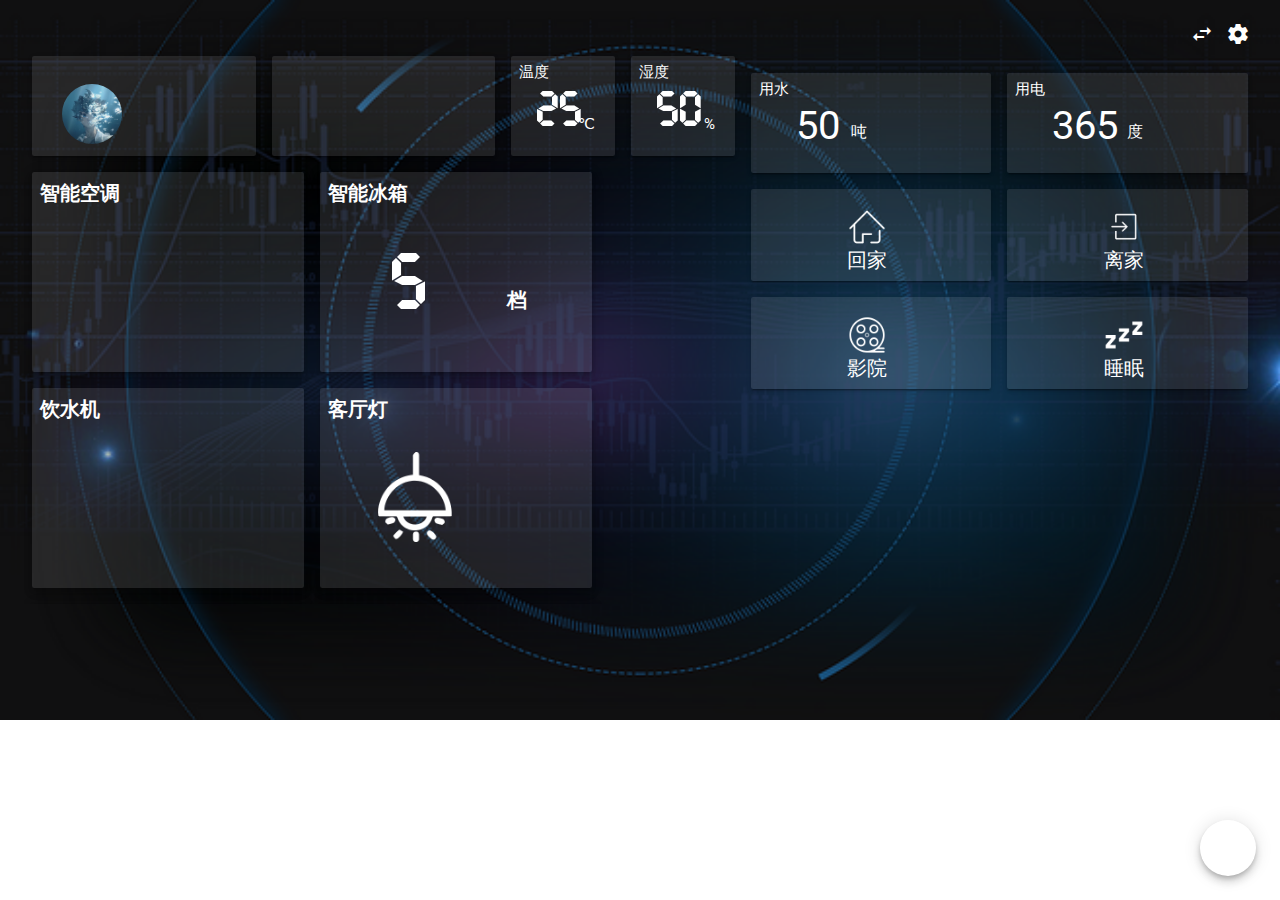
<file: smart_home_consumer/WEB-INF/index.html>
<!DOCTYPE html>
<html>

	<head>
		<title></title>
		<link rel="stylesheet" href="css/mdui.min.css">
		<link type="text/css" rel="stylesheet" href="css/index.css">
		<link rel="stylesheet" href="jquery.gridster/css/jquery.gridster.min.css" />

		<script src="js/jquery.min.js" type="text/javascript"></script>
		<script src="js/mdui.min.js"></script>
		<script src="jquery.gridster/js/jquery.gridster.min.js" type="text/javascript"></script>
		<meta charset="utf-8" />
	</head>

	<body id="bgImage">
		<div class="mdui-container-fluid main">
			<!-- 顶部设置布局 -->
			<div class="mdu-col-md-12" style="height: 40px">
				<!-- 功能布局 -->
				<button class="mdui-btn mdui-btn-icon setting-btn" mdui-tooltip="{content: '设置'}" mdui-dialog="{target: '#settingDialog'}">
					<i class="mdui-icon material-icons mdui-text-color-white">settings</i>
				</button>
				<button class="mdui-btn mdui-btn-icon setting-btn" mdui-tooltip="{content: '切换壁纸'}" onclick="switchBg();">
					<i class="mdui-icon material-icons mdui-text-color-white">swap_horiz</i>
				</button>
			</div>

			<!-- 用户信息和温湿度布局 -->
			<div class="mdui-col-md-7" style="padding: 0;">
				<div class="mdui-col-md-4">
					<div class="mdui-card temp-container mdui-ripple mdui-shadow-2 transparency">
						<!-- 头像 -->
						<div class="mdui-col-md-6 user-img-container">
							<img src="images/icon.jpg" class="mdui-img-circle user-image">
						</div>
						<!-- 用户名 -->
						<div class="mdui-col-md-6 user-name-container">
							<span id="uname"></span>
						</div>
					</div>
				</div>
				<!-- 时间 -->
				<div class="mdui-col-md-4">
					<div class="mdui-card time-container mdui-ripple mdui-shadow-2 transparency">
						<span class="localTime"></span>
						<span class="localDate"></span>
					</div>
				</div>
				<!-- 温度 -->
				<div class="mdui-col-md-2">
					<div class="mdui-card temp-container mdui-ripple mdui-shadow-2 transparency">
						<span>温度</span>
						<span class="indoor-temp">25</span>
						<span class="indoor-temp-small">℃</span>
					</div>
				</div>
				<!-- 湿度 -->
				<div class="mdui-col-md-2">
					<div class="mdui-card humidity-container mdui-ripple mdui-shadow-2 transparency">
						<span>湿度</span>
						<span class="indoor-humidity">50</span>
						<span class="indoor-humidity-small">%</span>
					</div>
				</div>
				<div style="height: 432px; width: 100%; overflow-y:scroll; padding-top: 16px;">
					<div class="gridster">
						<ul>
							<li class="mdui-col-md-4" data-row="1" data-col="1" data-sizex="2" data-sizey="2">
								<div class="mdui-card running-container mdui-ripple mdui-shadow-5 transparency">
									<span class="running-title" mdui-dialog="{target: '#airDialog'}">智能空调</span>
									<div class="aclogo" style="float: left;"></div>
									<span class="air-temp"></span>
									<div class="acimage"></div>
								</div>
							</li>
							<li class="mdui-col-md-4" data-row="1" data-col="3" data-sizex="2" data-sizey="2">
								<div class="mdui-card running-container mdui-ripple mdui-shadow-5 transparency">
									<span class="running-title" mdui-dialog="{target: '#refDialog'}">智能冰箱</span>
									<div class="reflogo" style="float: left;"></div>
									<span class="ref-gear">5</span>
									<span class="ref-gear-small">档</span>
								</div>
							</li>
							<li class="mdui-col-md-4" data-row="1" data-col="5" data-sizex="2" data-sizey="2">
								<div class="mdui-card running-container mdui-ripple mdui-shadow-5 transparency">
									<span class="running-title" mdui-dialog="{target: '#drinkDialog'}">饮水机</span>
									<div class="dflogo" style="float: left;"></div>
									<span class="drink-temp"></span>
									<div class="dfimage">
									</div>
								</div>
							</li>
							<li class="mdui-col-md-4" data-row="3" data-col="1" data-sizex="2" data-sizey="2">
								<div class="mdui-card running-container mdui-ripple mdui-shadow-5 transparency">
									<span class="running-title" mdui-dialog="{target: '#livinglampDialog'}">客厅灯</span>
									<div class="livinglamplogo" style="float: left;">
									</div>
									<img src="images/lamp/灯.png" class="lamp-icon" />
									<div class="livinglampimage"></div>
								</div>
							</li>
							<li class="mdui-col-md-4" data-row="3" data-col="3" data-sizex="2" data-sizey="2">
								<div class="mdui-card running-container mdui-ripple mdui-shadow-5 transparency">
									<span class="running-title" mdui-dialog="{target: '#bedlampDialog'}">厨房灯</span>
									<div class="bedlamplogo" style="float: left;">
									</div>
									<img src="images/lamp/灯2.png" class="lamp-icon" />
									<div class="bedlampimage"></div>
								</div>
							</li>
							<li class="mdui-col-md-4 wash" data-row="3" data-col="5" data-sizex="2" data-sizey="2" <!--style="display: none;-->">
								<div class="mdui-card running-container mdui-ripple mdui-shadow-5 transparency">
									<span class="running-title" mdui-dialog="{target: '#washDialog'}">洗衣机</span>
									<div class="washilogo" style="float: left;"></div>
									<span class="was-temp">30</span>
									<div class="washimage"></div>
								</div>
							</li>
							<li class="mdui-col-md-4 booklamp" data-row="2" data-col="2" data-sizex="2" data-sizey="2" style="display: none;">
								<div class="mdui-card running-container mdui-ripple mdui-shadow-5 transparency">
									<span class="running-title" mdui-dialog="{target: '#bedlampDialog'}">影院灯</span>
									<div class="tvlamplogo" style="float: left;">
										<img src="images/0.png" class="switch-status">
									</div>
									<img src="images/lamp/书房灯.png" class="lamp-icon" />
									<div class="bedlampimage"></div>
								</div>
							</li>
							<li class="mdui-col-md-4 tv" data-row="2" data-col="2" data-sizex="2" data-sizey="2" style="display: none;">
								<div class="mdui-card running-container mdui-ripple mdui-shadow-5 transparency">
									<span class="running-title" mdui-dialog="{target: '#bedlampDialog'}">电视</span>
									<div class="tvlogo" style="float: left;">
										<img src="images/0.png" class="switch-status">
									</div>
									<img src="images/static/tv.png" class="lamp-icon" />
								</div>
							</li>
							<li class="mdui-col-md-4 radio" data-row="2" data-col="2" data-sizex="2" data-sizey="2" style="display: none;">
								<div class="mdui-card running-container mdui-ripple mdui-shadow-5 transparency">
									<span class="running-title" mdui-dialog="{target: '#bedlampDialog'}">音箱</span>
									<div class="speaklogo" style="float: left;">
										<img src="images/0.png" class="switch-status">
									</div>
									<img src="images/static/audio.png" class="lamp-icon" />
								</div>
							</li>
						</ul>
					</div>
				</div>
			</div>
			<!-- 右侧布局 -->
			<div class="mdui-col-md-5" style="padding: 0;">

				<!-- 天气布局 -->
				<div class="mdui-col-md-12" style="margin-bottom: 16px;">
					<div id="weather-view-he"></div>
				</div>

				<!-- 水电布局 -->
				<div class="mdui-col-md-6">
					<div class="mdui-card water-container mdui-ripple mdui-shadow-2 transparency">
						<span>用水</span>
						<span class="use-water">50</span>
						<span class="use-water-small">吨</span>
					</div>
				</div>
				<div class="mdui-col-md-6">
					<div class="mdui-card electric-container mdui-ripple mdui-shadow-2 transparency">
						<span>用电</span>
						<span class="use-electric">365</span>
						<span class="use-electric-small">度</span>
					</div>
				</div>

				<!-- 快捷设置 -->
				<div class="mdui-col-md-6">
					<div class="mdui-card quick-container mdui-ripple gohome mdui-shadow-2 transparency">
						<img src="images/task/back.png" class="quick-icon" />
						<span class="quick-title">回家</span>
					</div>
				</div>
				<div class="mdui-col-md-6">
					<div class="mdui-card quick-container mdui-ripple goout mdui-shadow-2 transparency">
						<img src="images/task/leave.png" class="quick-icon" />
						<span class="quick-title">离家</span>
					</div>
				</div>
				<div class="mdui-col-md-6">
					<div class="mdui-card quick-container mdui-ripple cinema mdui-shadow-2 transparency">
						<img src="images/task/cinema.png" class="quick-icon" />
						<span class="quick-title">影院</span>
					</div>
				</div>
				<div class="mdui-col-md-6">
					<div class="mdui-card quick-container mdui-ripple sleep mdui-shadow-2 transparency">
						<img src="images/task/sleep.png" class="quick-icon" />
						<span class="quick-title">睡眠</span>
					</div>
				</div>

			</div>

		</div>

		<!-- 系统设置界面 -->
		<div class="mdui-dialog setting-dialog mdui-card" id="settingDialog">
			<h3>设置</h3>
			<!-- <div class="choose-items">
				<label class="mdui-slider mdui-slider-discrete" style="width: 80%;">
					<input id="brightness" type="range" step="1" min="20" max="100" />
				</label>
			</div> -->
			<ul class="mdui-list">
				<li class="mdui-list-item mdui-ripple">
					<i class="mdui-list-item-icon mdui-icon material-icons mdui-text-color-white">wb_sunny</i>
					<div class="mdui-list-item-content">
						<span>亮度调节</span>
					</div>
					<!-- <label class="mdui-slider mdui-slider-discrete" style="width: 60%;">
						<input id="brightness" type="range" step="1" min="20" max="100" />
					</label> -->
				</li>
				<li class="mdui-list-item mdui-ripple">
					<label class="mdui-slider mdui-slider-discrete" style="width: 75%; margin-left: 50px;">
      					<input id="brightness" type="range" step="1" min="20" max="100" value="100" />
     				</label>
				</li>
				<li class="mdui-list-item mdui-ripple">
					<i class="mdui-list-item-icon mdui-icon material-icons mdui-text-color-white">image</i>
					<div class="mdui-list-item-content">
						<span>默认壁纸</span>
					</div>
					<!--<label class="mdui-switch">
						<input type="checkbox" checked />
						<i class="mdui-switch-icon"></i>
					</label>-->
					<label class="mdui-radio">
			          <input type="radio" name="group1" value="default" class="bgBtn"/>
			          <i class="mdui-radio-icon mdui-color-white"></i>
			        </label>

				</li>

				<li class="mdui-list-item mdui-ripple">
					<i class="mdui-list-item-icon mdui-icon material-icons mdui-text-color-white">image</i>
					<div class="mdui-list-item-content">
						<span>必应壁纸</span>
					</div>
					<!--<label class="mdui-switch">
						<input type="checkbox" checked />
						<i class="mdui-switch-icon"></i>
					</label>-->
					<label class="mdui-radio">
			          <input type="radio" name="group1" value="biying" class="bgBtn"/>
			          <i class="mdui-radio-icon mdui-color-white"></i>
			        </label>

				</li>

			</ul>
		</div>

		<!-- 空调设置界面 -->
		<div class="mdui-dialog air-dialog mdui-card" id="airDialog">
			<div class="mdui-col-md-6">
				<h3>状态</h3>
				<div class="choose-items" style="padding-left: 230px;">
					<label class="mdui-switch">
						<input type="checkbox" id="aircheck" />
						<i class="mdui-switch-icon"></i>
					</label>
				</div>
				<h3>温度</h3>
				<div class="choose-items">
					<label class="mdui-slider mdui-slider-discrete" style="width: 80%;">
						<input type="range" step="0.1" min="16" max="30" value="22" />
					</label>
				</div>
				<h3>模式</h3>
				<div class="choose-items">
					<button type="button" class="mdui-btn mdui-btn-icon setbackground mdui-ripple mdui-ripple-white" onclick="acmodebtn(0)" mdui-tooltip="{content: '制冷'}">
						<img src="images/air-conditioning/mode/0.png" class="mdui-icon" />
					</button>
					<button type="button" class="mdui-btn mdui-btn-icon setbackground mdui-ripple mdui-ripple-white" onclick="acmodebtn(1)" mdui-tooltip="{content: '制热'}">
						<img src="images/air-conditioning/mode/1.png" class="mdui-icon" />
					</button>
					<button type="button" class="mdui-btn mdui-btn-icon setbackground mdui-ripple mdui-ripple-white" onclick="acmodebtn(2)" mdui-tooltip="{content: '除湿'}">
						<img src="images/air-conditioning/mode/2.png" class="mdui-icon" />
					</button>
					<button type="button" class="mdui-btn mdui-btn-icon setbackground mdui-ripple mdui-ripple-white" onclick="acmodebtn(3)" mdui-tooltip="{content: '干燥'}">
						<img src="images/air-conditioning/mode/3.png" class="mdui-icon" />
					</button>
				</div>
			</div>
			<div class="mdui-col-md-6">
				<h3>定时</h3>
				<div class="select-items" mdui-select="{position: 'bottom'}">
					<div style="margin-left: 60px;">
						<select class="mdui-select" mdui-select>
							<option value="">1小时</option>
							<option value="">2小时</option>
							<option value="">3小时</option>
							<option value="">6小时</option>
						</select>
					</div>
				</div>
				<h3>风速</h3>
				<div class="choose-items">
					<button class="mdui-btn mdui-btn-icon setbackground mdui-ripple mdui-ripple-white" onclick="acspeedbtn(0)" mdui-tooltip="{content: '静音'}">
						<img src="images/air-conditioning/speed/0.png" class="mdui-icon" />
					</button>
					<button class="mdui-btn mdui-btn-icon setbackground mdui-ripple mdui-ripple-white" onclick="acspeedbtn(1)" mdui-tooltip="{content: '小风'}">
						<img src="images/air-conditioning/speed/1.png" class="mdui-icon" />
					</button>
					<button class="mdui-btn mdui-btn-icon setbackground mdui-ripple mdui-ripple-white" onclick="acspeedbtn(2)" mdui-tooltip="{content: '大风'}">
						<img src="images/air-conditioning/speed/2.png" class="mdui-icon" />
					</button>
				</div>
				<h3>风向</h3>
				<div class="choose-items">
					<button class="mdui-btn mdui-btn-icon setbackground mdui-ripple mdui-ripple-white" onclick="acdirectionbtn(0)" mdui-tooltip="{content: '60°'}">
						<img src="images/air-conditioning/direction/0.png" class="mdui-icon" />
					</button>
					<button class="mdui-btn mdui-btn-icon setbackground mdui-ripple mdui-ripple-white" onclick="acdirectionbtn(1)" mdui-tooltip="{content: '90°'}">
						<img src="images/air-conditioning/direction/1.png" class="mdui-icon" />
					</button>
					<button class="mdui-btn mdui-btn-icon setbackground mdui-ripple mdui-ripple-white" onclick="acdirectionbtn(2)" mdui-tooltip="{content: '120°'}">
						<img src="images/air-conditioning/direction/2.png" class="mdui-icon" />
					</button>
				</div>
				<div class="mdui-dialog-actions">
					<button class="mdui-btn mdui-ripple" mdui-dialog-close><span>取消</span></button>
					<button class="mdui-btn mdui-ripple" onclick="updateac()" mdui-dialog-confirm><span>确定</span></button>
				</div>
			</div>

		</div>

		<!-- 洗衣机设置界面 -->
		<div class="mdui-dialog wash-dialog mdui-card" id="washDialog">
			<h3>状态</h3>
			<div class="choose-items" style="padding-left: 250px;">
				<label class="mdui-switch">
					<input type="checkbox" id="washcheck" />
					<i class="mdui-switch-icon"></i>
				</label>
			</div>
			<h3>模式</h3>
			<div class="choose-items">
				<button class="mdui-btn mdui-btn-icon setbackground mdui-ripple mdui-ripple-white" onclick="mduibutnum(0)" mdui-tooltip="{content: '漂洗'}">
					<img src="images/washing-machine/mode/0.png" class="mdui-icon" />
				</button>
				<button class="mdui-btn mdui-btn-icon setbackground mdui-ripple mdui-ripple-white" onclick="mduibutnum(1)" mdui-tooltip="{content: '单烘'}">
					<img src="images/washing-machine/mode/1.png" class="mdui-icon" />
				</button>
				<button class="mdui-btn mdui-btn-icon setbackground mdui-ripple mdui-ripple-white" onclick="mduibutnum(2)" mdui-tooltip="{content: '热风杀菌'}">
					<img src="images/washing-machine/mode/2.png" class="mdui-icon" />
				</button>
				<button class="mdui-btn mdui-btn-icon setbackground mdui-ripple mdui-ripple-white" onclick="mduibutnum(3)" mdui-tooltip="{content: '单脱水'}">
					<img src="images/washing-machine/mode/3.png" class="mdui-icon" />
				</button>
			</div>
			<h3>定时</h3>
			<div class="choose-items">
				<button class="mdui-btn mdui-btn-icon setbackground mdui-ripple mdui-ripple-white" mdui-tooltip="{content: '15分钟'}">
					<img src="images/washing-machine/time/15.png" onclick="time(15)" class="mdui-icon" />
				</button>
				<button class="mdui-btn mdui-btn-icon setbackground mdui-ripple mdui-ripple-white" mdui-tooltip="{content: '25分钟'}">
					<img src="images/washing-machine/time/25.png" onclick="time(25)" class="mdui-icon" />
				</button>
				<button class="mdui-btn mdui-btn-icon setbackground mdui-ripple mdui-ripple-white" mdui-tooltip="{content: '30分钟'}">
					<img src="images/washing-machine/time/30.png" onclick="time(30)" class="mdui-icon" />
				</button>
				<button class="mdui-btn mdui-btn-icon setbackground mdui-ripple mdui-ripple-white" mdui-tooltip="{content: '45分钟'}">
					<img src="images/washing-machine/time/45.png" onclick="time(45)" class="mdui-icon" />
				</button>
			</div>
			<div class="mdui-dialog-actions">
				<button class="mdui-btn mdui-ripple" mdui-dialog-close><span>取消</span></button>
				<button class="mdui-btn mdui-ripple" onclick="updaWash()" mdui-dialog-confirm><span>确定</span></button>
			</div>
		</div>

		<!-- 冰箱设置界面 -->
		<div class="mdui-dialog ref-dialog mdui-card" id="refDialog">
			<h3>状态</h3>
			<div class="choose-items" style="padding-left: 450px;">
				<label class="mdui-switch">
					<input type="checkbox" id="refcheck" />
					<i class="mdui-switch-icon"></i>
				</label>
			</div>
			<h3>档位</h3>
			<button class="mdui-btn mdui-btn-icon setbackground mdui-ripple gear-btn " onclick="gearbtnnum(1) " mdui-tooltip="{content: '1档'} ">
				<span>1</span>
			</button>
			<button class="mdui-btn mdui-btn-icon setbackground mdui-ripple gear-btn " onclick="gearbtnnum(2) " mdui-tooltip="{content: '2档'} ">
				<span>2</span>
			</button>
			<button class="mdui-btn mdui-btn-icon setbackground mdui-ripple gear-btn " onclick="gearbtnnum(3) " mdui-tooltip="{content: '3档'} ">
				<span>3</span>
			</button>
			<button class="mdui-btn mdui-btn-icon setbackground mdui-ripple gear-btn " onclick="gearbtnnum(4) " mdui-tooltip="{content: '4档'} ">
				<span>4</span>
			</button>
			<button class="mdui-btn mdui-btn-icon setbackground mdui-ripple gear-btn " onclick="gearbtnnum(5) " mdui-tooltip="{content: '5档'} ">
				<span>5</span>
			</button>
			<button class="mdui-btn mdui-btn-icon setbackground mdui-ripple gear-btn " onclick="gearbtnnum(6) " mdui-tooltip="{content: '6档'} ">
				<span>6</span>
			</button>
			<button class="mdui-btn mdui-btn-icon setbackground mdui-ripple gear-btn " onclick="gearbtnnum(7) " mdui-tooltip="{content: '7档'} ">
				<span>7</span>
			</button>
			<div class="mdui-dialog-actions">
				<button class="mdui-btn mdui-ripple" mdui-dialog-close><span>取消</span></button>
				<button class="mdui-btn mdui-ripple" onclick="updateref()" mdui-dialog-confirm><span>确定</span></button>
			</div>
		</div>

		<!-- 客厅灯设置界面 -->
		<div class="mdui-dialog livinglamp-dialog mdui-card" id="livinglampDialog">
			<h3>状态</h3>
			<div class="choose-items" style="padding-left: 180px;">
				<label class="mdui-switch">
					<input type="checkbox" id="livinglampcheck" />
					<i class="mdui-switch-icon"></i>
				</label>
			</div>
			<h3>档位</h3>
			<button class="mdui-btn mdui-btn-icon setbackground mdui-ripple lamp-btn " onclick="livinglampbtnnum(1) " mdui-tooltip="{content: '1档'} ">
				<span>1</span>
			</button>
			<button class="mdui-btn mdui-btn-icon setbackground mdui-ripple lamp-btn " onclick="livinglampbtnnum(2) " mdui-tooltip="{content: '2档'} ">
				<span>2</span>
			</button>
			<button class="mdui-btn mdui-btn-icon setbackground mdui-ripple lamp-btn " onclick="livinglampbtnnum(3) " mdui-tooltip="{content: '3档'} ">
				<span>3</span>
			</button>
			<div class="mdui-dialog-actions">
				<button class="mdui-btn mdui-ripple" mdui-dialog-close><span>取消</span></button>
				<button class="mdui-btn mdui-ripple" onclick="updatelivinglamp()" mdui-dialog-confirm><span>确定</span></button>
			</div>
		</div>

		<!-- 卧室灯设置界面 -->
		<div class="mdui-dialog bedlamp-dialog mdui-card" id="bedlampDialog">
			<h3>状态</h3>
			<div class="choose-items" style="padding-left: 112px;">
				<label class="mdui-switch">
					<input type="checkbox" id="bedlampcheck" />
					<i class="mdui-switch-icon"></i>
				</label>
			</div>
			<h3>档位</h3>
			<button class="mdui-btn mdui-btn-icon setbackground mdui-ripple lamp-btn " onclick="bedlampbtnnum(1) " mdui-tooltip="{content: '1档'} ">
				<span>1</span>
			</button>
			<button class="mdui-btn mdui-btn-icon setbackground mdui-ripple lamp-btn " onclick="bedlampbtnnum(2) " mdui-tooltip="{content: '2档'} ">
				<span>2</span>
			</button>
			<div class="mdui-dialog-actions">
				<button class="mdui-btn mdui-ripple" mdui-dialog-close><span>取消</span></button>
				<button class="mdui-btn mdui-ripple" onclick="updatebedlamp()" mdui-dialog-confirm><span>确定</span></button>
			</div>
		</div>

		<!-- 饮水机设置界面 -->
		<div class="mdui-dialog drink-dialog mdui-card" id="drinkDialog">
			<h3>状态</h3>
			<div class="choose-items" style="padding-left: 230px;">
				<label class="mdui-switch">
					<input type="checkbox" id="drinkcheck" />
					<i class="mdui-switch-icon"></i>
				</label>
			</div>
			<h3>模式</h3>
			<div class="choose-items">
				<button class="mdui-btn mdui-btn-icon setbackground mdui-ripple mdui-ripple-white" onclick="dfmodebtn(0)" mdui-tooltip="{content: '泡面'}">
					<img src="images/drinking-fountain/0.png" class="mdui-icon" />
				</button>
				<button class="mdui-btn mdui-btn-icon setbackground mdui-ripple mdui-ripple-white" onclick="dfmodebtn(1)" mdui-tooltip="{content: '泡茶'}">
					<img src="images/drinking-fountain/1.png" class="mdui-icon" />
				</button>
				<button class="mdui-btn mdui-btn-icon setbackground mdui-ripple mdui-ripple-white" onclick="dfmodebtn(2)" mdui-tooltip="{content: '泡咖啡'}">
					<img src="images/drinking-fountain/2.png" class="mdui-icon" />
				</button>
				<button class="mdui-btn mdui-btn-icon setbackground mdui-ripple mdui-ripple-white" onclick="dfmodebtn(3)" mdui-tooltip="{content: '泡蜂蜜'}">
					<img src="images/drinking-fountain/3.png" class="mdui-icon" />
				</button>
				<button class="mdui-btn mdui-btn-icon setbackground mdui-ripple mdui-ripple-white" onclick="dfmodebtn(4)" mdui-tooltip="{content: '泡牛奶'}">
					<img src="images/drinking-fountain/4.png" class="mdui-icon" />
				</button>
			</div>
			<div class="mdui-dialog-actions">
				<button class="mdui-btn mdui-ripple" mdui-dialog-close><span>取消</span></button>
				<button class="mdui-btn mdui-ripple" onclick="updatedf()" mdui-dialog-confirm><span>确定</span></button>
			</div>
		</div>

		<!-- 摄像头设置页面 -->
		<div class="mdui-dialog camera-dialog mdui-card" id="cameraDialog" modal>
			<div class="mdui-col-md-10">
				<video src=""></video>
			</div>
			<div class="mdui-col-md-2">
				<button class="mdui-btn mdui-btn-raised mdui-color-red">
					<span>一键报警</span>
				</button>
				<button class="mdui-btn mdui-btn-raised mdui-color-orange">
					<span>紧急联系</span>
				</button>
				<button class="mdui-btn mdui-btn-raised mdui-color-yellow" id="smGps">
					<span>短信定位</span>
				</button>
				<button id="sendVoice" class="mdui-btn mdui-btn-raised mdui-color-green" ontouchstart="">
					<span>开门</span>
				</button>
			</div>
			<div class="mdui-col-md-12">
				<div class="mdui-dialog-actions">
					<button class="mdui-btn mdui-ripple" mdui-dialog-close>
						<span style="cursor: pointer;">关闭</span>
					</button>
				</div>
			</div>
		</div>
		</div>

		<!-- 添加设备界面 -->
		<div class="mdui-dialog add-device-dialog mdui-card" id="addDeviceDialog">
			<h3>添加设备</h3>
			<div class="mdui-panel mdui-panel-gapless" mdui-panel="{accordion: true}">
				<iframe src="demo.html" frameborder="0"></iframe>
			</div>
		</div>
		<!--用户信息界面-->
		<div id="userInfo" class="mdui-dialog user-dialog mdui-card">
			<h3>个人信息</h3>
			<div class="mdui-textfield">
				<i class="mdui-icon material-icons mdui-text-color-white">&#xe7fb;</i>
				<label class="mdui-textfield-label" id="userName"><span>用户名</span></label>
				<textarea class="mdui-textfield-input mdui-text-color-white" id="userTopName"></textarea>
			</div>
			<div class="mdui-textfield">
				<i class="mdui-icon material-icons mdui-text-color-white">&#xe0cd;</i>
				<label class="mdui-textfield-label" id="userPhone"><span>联系电话</span></label>
				<textarea class="mdui-textfield-input mdui-text-color-white" id="userTopPhone"></textarea>
			</div>
			<div class="mdui-textfield">
				<i class="mdui-icon material-icons mdui-text-color-white">&#xe61f;</i>
				<label class="mdui-textfield-label" id="userSafePhone"><span>紧急电话</span></label>
				<textarea class="mdui-textfield-input mdui-text-color-white" id="userTopSafePhone"></textarea>
			</div>
			<div class="mdui-textfield">
				<i class="mdui-icon material-icons mdui-text-color-white">&#xe88a;</i>
				<label class="mdui-textfield-label" id="userAddress"><span>联系地址</span></label>
				<textarea class="mdui-textfield-input mdui-text-color-white" id="userTopAddress"></textarea>
			</div>
			<div class="mdui-dialog-actions">
				<button class="mdui-btn mdui-ripple" mdui-dialog-close><span>取消</span></button>
				<button class="mdui-btn mdui-ripple" mdui-dialog-confirm id="modifyUserInfo"><span>确定</span></button>
			</div>
		</div>
		<!-- 悬浮菜单 -->
		<div class="mdui-fab-wrapper" mdui-fab="">
			<button class="mdui-fab mdui-ripple">
				<i class="mdui-icon material-icons mdui-text-color-white">touch_app</i>
				<i class="mdui-icon mdui-fab-opened material-icons mdui-text-color-white">mode_edit</i>
			</button>
			<div class="mdui-fab-dial" style="height: 0px;">
				<button id="userSearch" class="mdui-fab mdui-fab-mini mdui-ripple" style="transition-delay: 0ms;" mdui-tooltip="{content: '我的信息'}" mdui-dialog="{target: '#userInfo'}">
					<i class="mdui-icon material-icons mdui-text-color-white">perm_identity</i>
				</button>
				<button class="mdui-fab mdui-fab-mini mdui-ripple" style="transition-delay: 15ms;" mdui-tooltip="{content: '添加设备'}" mdui-dialog="{target: '#addDeviceDialog'}">
					<i class="mdui-icon material-icons mdui-text-color-white">add</i>
				</button>
				<button id="lockScreen" class="mdui-fab mdui-fab-mini mdui-ripple" style="transition-delay: 30ms;" mdui-tooltip="{content: '锁屏'}">
					<i class="mdui-icon material-icons mdui-text-color-white">power_settings_new</i>
				</button>
			</div>
		</div>

		<!--蒙版-->
		<div class="Mask" style="display: none;">
			<div class="MaskImg"></div>
			<div class="timeContainer">
				<span class="timeTop">
					<span class="dateHour"></span>
				<span>:</span>
				<span class="dateMinute"></span>
				<!--<span>:</span>
					<span class="dateSecond"></span>-->
				</span>
				<br />
				<span class="timeBottom">
					<span class="dataMonth"></span>
				<span>月</span>
				<span class="dateDay"></span>
				<span>日</span>
				<span>星期</span>
				<span class="dateWeek"></span>
				</span>
			</div>
		</div>

	</body>
	<script type="text/javascript" src="https://apip.weatherdt.com/view/static/js/r.js?v=1111"></script>
	<script src="js/index.js"></script>

</html>
</file>
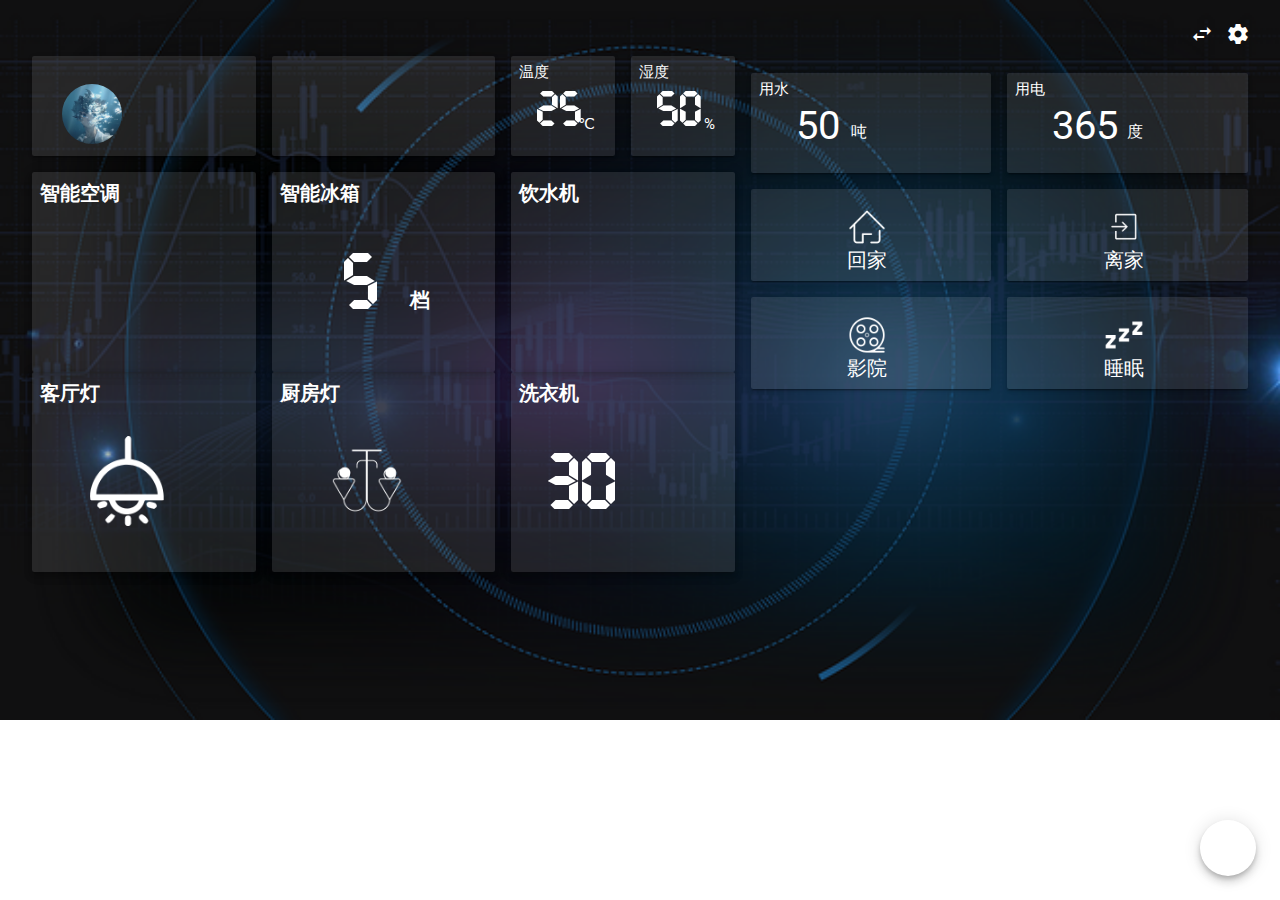
<file: smart_home_consumer/src/main/webapp/index.html>
<!DOCTYPE html>
<html>

	<head>
		<title></title>
		<link rel="stylesheet" href="css/mdui.min.css">
		<link type="text/css" rel="stylesheet" href="css/index.css">
		<link rel="stylesheet" href="jquery.gridster/css/jquery.gridster.min.css" />

		<script src="js/jquery.min.js" type="text/javascript"></script>
		<script src="js/mdui.min.js"></script>
		<script src="jquery.gridster/js/jquery.gridster.min.js" type="text/javascript"></script>
		<meta charset="utf-8" />
	</head>

	<body id="bgImage">
		<div class="mdui-container-fluid main">
			<!-- 顶部设置布局 -->
			<div class="mdu-col-md-12" style="height: 40px">
				<!-- 功能布局 -->
				<button class="mdui-btn mdui-btn-icon setting-btn" mdui-tooltip="{content: '设置'}" mdui-dialog="{target: '#settingDialog'}">
					<i class="mdui-icon material-icons mdui-text-color-white">settings</i>
				</button>
				<button class="mdui-btn mdui-btn-icon setting-btn" mdui-tooltip="{content: '切换壁纸'}" onclick="switchBg();">
					<i class="mdui-icon material-icons mdui-text-color-white">swap_horiz</i>
				</button>
			</div>

			<!-- 用户信息和温湿度布局 -->
			<div class="mdui-col-md-7" style="padding: 0;">
				<div class="mdui-col-md-4">
					<div class="mdui-card temp-container mdui-ripple mdui-shadow-2 transparency">
						<!-- 头像 -->
						<div class="mdui-col-md-6 user-img-container">
							<img src="images/icon.jpg" class="mdui-img-circle user-image">
						</div>
						<!-- 用户名 -->
						<div class="mdui-col-md-6 user-name-container">
							<span id="uname"></span>
						</div>
					</div>
				</div>
				<!-- 时间 -->
				<div class="mdui-col-md-4">
					<div class="mdui-card time-container mdui-ripple mdui-shadow-2 transparency">
						<span class="localTime"></span>
						<span class="localDate"></span>
					</div>
				</div>
				<!-- 温度 -->
				<div class="mdui-col-md-2">
					<div class="mdui-card temp-container mdui-ripple mdui-shadow-2 transparency">
						<span>温度</span>
						<span class="indoor-temp">25</span>
						<span class="indoor-temp-small">℃</span>
					</div>
				</div>
				<!-- 湿度 -->
				<div class="mdui-col-md-2">
					<div class="mdui-card humidity-container mdui-ripple mdui-shadow-2 transparency">
						<span>湿度</span>
						<span class="indoor-humidity">50</span>
						<span class="indoor-humidity-small">%</span>
					</div>
				</div>
				<div style="height: 432px; width: 100%; overflow-y:scroll; padding-top: 16px;">
					<div class="gridster">
						<ul>
							<li class="mdui-col-md-4" data-row="1" data-col="1" data-sizex="2" data-sizey="2">
								<div class="mdui-card running-container mdui-ripple mdui-shadow-5 transparency">
									<span class="running-title" mdui-dialog="{target: '#airDialog'}">智能空调</span>
									<div class="aclogo" style="float: left;"></div>
									<span class="air-temp"></span>
									<div class="acimage"></div>
								</div>
							</li>
							<li class="mdui-col-md-4" data-row="1" data-col="3" data-sizex="2" data-sizey="2">
								<div class="mdui-card running-container mdui-ripple mdui-shadow-5 transparency">
									<span class="running-title" mdui-dialog="{target: '#refDialog'}">智能冰箱</span>
									<div class="reflogo" style="float: left;"></div>
									<span class="ref-gear">5</span>
									<span class="ref-gear-small">档</span>
								</div>
							</li>
							<li class="mdui-col-md-4" data-row="1" data-col="5" data-sizex="2" data-sizey="2">
								<div class="mdui-card running-container mdui-ripple mdui-shadow-5 transparency">
									<span class="running-title" mdui-dialog="{target: '#drinkDialog'}">饮水机</span>
									<div class="dflogo" style="float: left;"></div>
									<span class="drink-temp"></span>
									<div class="dfimage">
									</div>
								</div>
							</li>
							<li class="mdui-col-md-4" data-row="3" data-col="1" data-sizex="2" data-sizey="2">
								<div class="mdui-card running-container mdui-ripple mdui-shadow-5 transparency">
									<span class="running-title" mdui-dialog="{target: '#livinglampDialog'}">客厅灯</span>
									<div class="livinglamplogo" style="float: left;">
									</div>
									<img src="images/lamp/灯.png" class="lamp-icon" />
									<div class="livinglampimage"></div>
								</div>
							</li>
							<li class="mdui-col-md-4" data-row="3" data-col="3" data-sizex="2" data-sizey="2">
								<div class="mdui-card running-container mdui-ripple mdui-shadow-5 transparency">
									<span class="running-title" mdui-dialog="{target: '#bedlampDialog'}">厨房灯</span>
									<div class="bedlamplogo" style="float: left;">
									</div>
									<img src="images/lamp/灯2.png" class="lamp-icon" />
									<div class="bedlampimage"></div>
								</div>
							</li>
							<li class="mdui-col-md-4 wash" data-row="3" data-col="5" data-sizex="2" data-sizey="2" <!--style="display: none;-->">
								<div class="mdui-card running-container mdui-ripple mdui-shadow-5 transparency">
									<span class="running-title" mdui-dialog="{target: '#washDialog'}">洗衣机</span>
									<div class="washilogo" style="float: left;"></div>
									<span class="was-temp">30</span>
									<div class="washimage"></div>
								</div>
							</li>
							<li class="mdui-col-md-4 booklamp" data-row="2" data-col="2" data-sizex="2" data-sizey="2" style="display: none;">
								<div class="mdui-card running-container mdui-ripple mdui-shadow-5 transparency">
									<span class="running-title" mdui-dialog="{target: '#bedlampDialog'}">影院灯</span>
									<div class="tvlamplogo" style="float: left;">
										<img src="images/0.png" class="switch-status">
									</div>
									<img src="images/lamp/书房灯.png" class="lamp-icon" />
									<div class="bedlampimage"></div>
								</div>
							</li>
							<li class="mdui-col-md-4 tv" data-row="2" data-col="2" data-sizex="2" data-sizey="2" style="display: none;">
								<div class="mdui-card running-container mdui-ripple mdui-shadow-5 transparency">
									<span class="running-title" mdui-dialog="{target: '#bedlampDialog'}">电视</span>
									<div class="tvlogo" style="float: left;">
										<img src="images/0.png" class="switch-status">
									</div>
									<img src="images/static/tv.png" class="lamp-icon" />
								</div>
							</li>
							<li class="mdui-col-md-4 radio" data-row="2" data-col="2" data-sizex="2" data-sizey="2" style="display: none;">
								<div class="mdui-card running-container mdui-ripple mdui-shadow-5 transparency">
									<span class="running-title" mdui-dialog="{target: '#bedlampDialog'}">音箱</span>
									<div class="speaklogo" style="float: left;">
										<img src="images/0.png" class="switch-status">
									</div>
									<img src="images/static/audio.png" class="lamp-icon" />
								</div>
							</li>
						</ul>
					</div>
				</div>
			</div>
			<!-- 右侧布局 -->
			<div class="mdui-col-md-5" style="padding: 0;">

				<!-- 天气布局 -->
				<div class="mdui-col-md-12" style="margin-bottom: 16px;">
					<div id="weather-view-he"></div>
				</div>

				<!-- 水电布局 -->
				<div class="mdui-col-md-6">
					<div class="mdui-card water-container mdui-ripple mdui-shadow-2 transparency">
						<span>用水</span>
						<span class="use-water">50</span>
						<span class="use-water-small">吨</span>
					</div>
				</div>
				<div class="mdui-col-md-6">
					<div class="mdui-card electric-container mdui-ripple mdui-shadow-2 transparency">
						<span>用电</span>
						<span class="use-electric">365</span>
						<span class="use-electric-small">度</span>
					</div>
				</div>

				<!-- 快捷设置 -->
				<div class="mdui-col-md-6">
					<div class="mdui-card quick-container mdui-ripple gohome mdui-shadow-2 transparency">
						<img src="images/task/back.png" class="quick-icon" />
						<span class="quick-title">回家</span>
					</div>
				</div>
				<div class="mdui-col-md-6">
					<div class="mdui-card quick-container mdui-ripple goout mdui-shadow-2 transparency">
						<img src="images/task/leave.png" class="quick-icon" />
						<span class="quick-title">离家</span>
					</div>
				</div>
				<div class="mdui-col-md-6">
					<div class="mdui-card quick-container mdui-ripple cinema mdui-shadow-2 transparency">
						<img src="images/task/cinema.png" class="quick-icon" />
						<span class="quick-title">影院</span>
					</div>
				</div>
				<div class="mdui-col-md-6">
					<div class="mdui-card quick-container mdui-ripple sleep mdui-shadow-2 transparency">
						<img src="images/task/sleep.png" class="quick-icon" />
						<span class="quick-title">睡眠</span>
					</div>
				</div>

			</div>

		</div>

		<!-- 系统设置界面 -->
		<div class="mdui-dialog setting-dialog mdui-card" id="settingDialog">
			<h3>设置</h3>
			<!-- <div class="choose-items">
				<label class="mdui-slider mdui-slider-discrete" style="width: 80%;">
					<input id="brightness" type="range" step="1" min="20" max="100" />
				</label>
			</div> -->
			<ul class="mdui-list">
				<li class="mdui-list-item mdui-ripple">
					<i class="mdui-list-item-icon mdui-icon material-icons mdui-text-color-white">wb_sunny</i>
					<div class="mdui-list-item-content">
						<span>亮度调节</span>
					</div>
					<!-- <label class="mdui-slider mdui-slider-discrete" style="width: 60%;">
						<input id="brightness" type="range" step="1" min="20" max="100" />
					</label> -->
				</li>
				<li class="mdui-list-item mdui-ripple">
					<label class="mdui-slider mdui-slider-discrete" style="width: 75%; margin-left: 50px;">
      					<input id="brightness" type="range" step="1" min="20" max="100" value="100" />
     				</label>
				</li>
				<li class="mdui-list-item mdui-ripple">
					<i class="mdui-list-item-icon mdui-icon material-icons mdui-text-color-white">image</i>
					<div class="mdui-list-item-content">
						<span>默认壁纸</span>
					</div>
					<!--<label class="mdui-switch">
						<input type="checkbox" checked />
						<i class="mdui-switch-icon"></i>
					</label>-->
					<label class="mdui-radio">
			          <input type="radio" name="group1" value="default" class="bgBtn"/>
			          <i class="mdui-radio-icon mdui-color-white"></i>
			        </label>

				</li>

				<li class="mdui-list-item mdui-ripple">
					<i class="mdui-list-item-icon mdui-icon material-icons mdui-text-color-white">image</i>
					<div class="mdui-list-item-content">
						<span>必应壁纸</span>
					</div>
					<!--<label class="mdui-switch">
						<input type="checkbox" checked />
						<i class="mdui-switch-icon"></i>
					</label>-->
					<label class="mdui-radio">
			          <input type="radio" name="group1" value="biying" class="bgBtn"/>
			          <i class="mdui-radio-icon mdui-color-white"></i>
			        </label>

				</li>

			</ul>
		</div>

		<!-- 空调设置界面 -->
		<div class="mdui-dialog air-dialog mdui-card" id="airDialog">
			<div class="mdui-col-md-6">
				<h3>状态</h3>
				<div class="choose-items" style="padding-left: 230px;">
					<label class="mdui-switch">
						<input type="checkbox" id="aircheck" />
						<i class="mdui-switch-icon"></i>
					</label>
				</div>
				<h3>温度</h3>
				<div class="choose-items">
					<label class="mdui-slider mdui-slider-discrete" style="width: 80%;">
						<input type="range" step="0.1" min="16" max="30" value="22" />
					</label>
				</div>
				<h3>模式</h3>
				<div class="choose-items">
					<button type="button" class="mdui-btn mdui-btn-icon setbackground mdui-ripple mdui-ripple-white" onclick="acmodebtn(0)" mdui-tooltip="{content: '制冷'}">
						<img src="images/air-conditioning/mode/0.png" class="mdui-icon" />
					</button>
					<button type="button" class="mdui-btn mdui-btn-icon setbackground mdui-ripple mdui-ripple-white" onclick="acmodebtn(1)" mdui-tooltip="{content: '制热'}">
						<img src="images/air-conditioning/mode/1.png" class="mdui-icon" />
					</button>
					<button type="button" class="mdui-btn mdui-btn-icon setbackground mdui-ripple mdui-ripple-white" onclick="acmodebtn(2)" mdui-tooltip="{content: '除湿'}">
						<img src="images/air-conditioning/mode/2.png" class="mdui-icon" />
					</button>
					<button type="button" class="mdui-btn mdui-btn-icon setbackground mdui-ripple mdui-ripple-white" onclick="acmodebtn(3)" mdui-tooltip="{content: '干燥'}">
						<img src="images/air-conditioning/mode/3.png" class="mdui-icon" />
					</button>
				</div>
			</div>
			<div class="mdui-col-md-6">
				<h3>定时</h3>
				<div class="select-items" mdui-select="{position: 'bottom'}">
					<div style="margin-left: 60px;">
						<select class="mdui-select" mdui-select>
							<option value="">1小时</option>
							<option value="">2小时</option>
							<option value="">3小时</option>
							<option value="">6小时</option>
						</select>
					</div>
				</div>
				<h3>风速</h3>
				<div class="choose-items">
					<button class="mdui-btn mdui-btn-icon setbackground mdui-ripple mdui-ripple-white" onclick="acspeedbtn(0)" mdui-tooltip="{content: '静音'}">
						<img src="images/air-conditioning/speed/0.png" class="mdui-icon" />
					</button>
					<button class="mdui-btn mdui-btn-icon setbackground mdui-ripple mdui-ripple-white" onclick="acspeedbtn(1)" mdui-tooltip="{content: '小风'}">
						<img src="images/air-conditioning/speed/1.png" class="mdui-icon" />
					</button>
					<button class="mdui-btn mdui-btn-icon setbackground mdui-ripple mdui-ripple-white" onclick="acspeedbtn(2)" mdui-tooltip="{content: '大风'}">
						<img src="images/air-conditioning/speed/2.png" class="mdui-icon" />
					</button>
				</div>
				<h3>风向</h3>
				<div class="choose-items">
					<button class="mdui-btn mdui-btn-icon setbackground mdui-ripple mdui-ripple-white" onclick="acdirectionbtn(0)" mdui-tooltip="{content: '60°'}">
						<img src="images/air-conditioning/direction/0.png" class="mdui-icon" />
					</button>
					<button class="mdui-btn mdui-btn-icon setbackground mdui-ripple mdui-ripple-white" onclick="acdirectionbtn(1)" mdui-tooltip="{content: '90°'}">
						<img src="images/air-conditioning/direction/1.png" class="mdui-icon" />
					</button>
					<button class="mdui-btn mdui-btn-icon setbackground mdui-ripple mdui-ripple-white" onclick="acdirectionbtn(2)" mdui-tooltip="{content: '120°'}">
						<img src="images/air-conditioning/direction/2.png" class="mdui-icon" />
					</button>
				</div>
				<div class="mdui-dialog-actions">
					<button class="mdui-btn mdui-ripple" mdui-dialog-close><span>取消</span></button>
					<button class="mdui-btn mdui-ripple" onclick="updateac()" mdui-dialog-confirm><span>确定</span></button>
				</div>
			</div>

		</div>

		<!-- 洗衣机设置界面 -->
		<div class="mdui-dialog wash-dialog mdui-card" id="washDialog">
			<h3>状态</h3>
			<div class="choose-items" style="padding-left: 250px;">
				<label class="mdui-switch">
					<input type="checkbox" id="washcheck" />
					<i class="mdui-switch-icon"></i>
				</label>
			</div>
			<h3>模式</h3>
			<div class="choose-items">
				<button class="mdui-btn mdui-btn-icon setbackground mdui-ripple mdui-ripple-white" onclick="mduibutnum(0)" mdui-tooltip="{content: '漂洗'}">
					<img src="images/washing-machine/mode/0.png" class="mdui-icon" />
				</button>
				<button class="mdui-btn mdui-btn-icon setbackground mdui-ripple mdui-ripple-white" onclick="mduibutnum(1)" mdui-tooltip="{content: '单烘'}">
					<img src="images/washing-machine/mode/1.png" class="mdui-icon" />
				</button>
				<button class="mdui-btn mdui-btn-icon setbackground mdui-ripple mdui-ripple-white" onclick="mduibutnum(2)" mdui-tooltip="{content: '热风杀菌'}">
					<img src="images/washing-machine/mode/2.png" class="mdui-icon" />
				</button>
				<button class="mdui-btn mdui-btn-icon setbackground mdui-ripple mdui-ripple-white" onclick="mduibutnum(3)" mdui-tooltip="{content: '单脱水'}">
					<img src="images/washing-machine/mode/3.png" class="mdui-icon" />
				</button>
			</div>
			<h3>定时</h3>
			<div class="choose-items">
				<button class="mdui-btn mdui-btn-icon setbackground mdui-ripple mdui-ripple-white" mdui-tooltip="{content: '15分钟'}">
					<img src="images/washing-machine/time/15.png" onclick="time(15)" class="mdui-icon" />
				</button>
				<button class="mdui-btn mdui-btn-icon setbackground mdui-ripple mdui-ripple-white" mdui-tooltip="{content: '25分钟'}">
					<img src="images/washing-machine/time/25.png" onclick="time(25)" class="mdui-icon" />
				</button>
				<button class="mdui-btn mdui-btn-icon setbackground mdui-ripple mdui-ripple-white" mdui-tooltip="{content: '30分钟'}">
					<img src="images/washing-machine/time/30.png" onclick="time(30)" class="mdui-icon" />
				</button>
				<button class="mdui-btn mdui-btn-icon setbackground mdui-ripple mdui-ripple-white" mdui-tooltip="{content: '45分钟'}">
					<img src="images/washing-machine/time/45.png" onclick="time(45)" class="mdui-icon" />
				</button>
			</div>
			<div class="mdui-dialog-actions">
				<button class="mdui-btn mdui-ripple" mdui-dialog-close><span>取消</span></button>
				<button class="mdui-btn mdui-ripple" onclick="updaWash()" mdui-dialog-confirm><span>确定</span></button>
			</div>
		</div>

		<!-- 冰箱设置界面 -->
		<div class="mdui-dialog ref-dialog mdui-card" id="refDialog">
			<h3>状态</h3>
			<div class="choose-items" style="padding-left: 450px;">
				<label class="mdui-switch">
					<input type="checkbox" id="refcheck" />
					<i class="mdui-switch-icon"></i>
				</label>
			</div>
			<h3>档位</h3>
			<button class="mdui-btn mdui-btn-icon setbackground mdui-ripple gear-btn " onclick="gearbtnnum(1) " mdui-tooltip="{content: '1档'} ">
				<span>1</span>
			</button>
			<button class="mdui-btn mdui-btn-icon setbackground mdui-ripple gear-btn " onclick="gearbtnnum(2) " mdui-tooltip="{content: '2档'} ">
				<span>2</span>
			</button>
			<button class="mdui-btn mdui-btn-icon setbackground mdui-ripple gear-btn " onclick="gearbtnnum(3) " mdui-tooltip="{content: '3档'} ">
				<span>3</span>
			</button>
			<button class="mdui-btn mdui-btn-icon setbackground mdui-ripple gear-btn " onclick="gearbtnnum(4) " mdui-tooltip="{content: '4档'} ">
				<span>4</span>
			</button>
			<button class="mdui-btn mdui-btn-icon setbackground mdui-ripple gear-btn " onclick="gearbtnnum(5) " mdui-tooltip="{content: '5档'} ">
				<span>5</span>
			</button>
			<button class="mdui-btn mdui-btn-icon setbackground mdui-ripple gear-btn " onclick="gearbtnnum(6) " mdui-tooltip="{content: '6档'} ">
				<span>6</span>
			</button>
			<button class="mdui-btn mdui-btn-icon setbackground mdui-ripple gear-btn " onclick="gearbtnnum(7) " mdui-tooltip="{content: '7档'} ">
				<span>7</span>
			</button>
			<div class="mdui-dialog-actions">
				<button class="mdui-btn mdui-ripple" mdui-dialog-close><span>取消</span></button>
				<button class="mdui-btn mdui-ripple" onclick="updateref()" mdui-dialog-confirm><span>确定</span></button>
			</div>
		</div>

		<!-- 客厅灯设置界面 -->
		<div class="mdui-dialog livinglamp-dialog mdui-card" id="livinglampDialog">
			<h3>状态</h3>
			<div class="choose-items" style="padding-left: 180px;">
				<label class="mdui-switch">
					<input type="checkbox" id="livinglampcheck" />
					<i class="mdui-switch-icon"></i>
				</label>
			</div>
			<h3>档位</h3>
			<button class="mdui-btn mdui-btn-icon setbackground mdui-ripple lamp-btn " onclick="livinglampbtnnum(1) " mdui-tooltip="{content: '1档'} ">
				<span>1</span>
			</button>
			<button class="mdui-btn mdui-btn-icon setbackground mdui-ripple lamp-btn " onclick="livinglampbtnnum(2) " mdui-tooltip="{content: '2档'} ">
				<span>2</span>
			</button>
			<button class="mdui-btn mdui-btn-icon setbackground mdui-ripple lamp-btn " onclick="livinglampbtnnum(3) " mdui-tooltip="{content: '3档'} ">
				<span>3</span>
			</button>
			<div class="mdui-dialog-actions">
				<button class="mdui-btn mdui-ripple" mdui-dialog-close><span>取消</span></button>
				<button class="mdui-btn mdui-ripple" onclick="updatelivinglamp()" mdui-dialog-confirm><span>确定</span></button>
			</div>
		</div>

		<!-- 卧室灯设置界面 -->
		<div class="mdui-dialog bedlamp-dialog mdui-card" id="bedlampDialog">
			<h3>状态</h3>
			<div class="choose-items" style="padding-left: 112px;">
				<label class="mdui-switch">
					<input type="checkbox" id="bedlampcheck" />
					<i class="mdui-switch-icon"></i>
				</label>
			</div>
			<h3>档位</h3>
			<button class="mdui-btn mdui-btn-icon setbackground mdui-ripple lamp-btn " onclick="bedlampbtnnum(1) " mdui-tooltip="{content: '1档'} ">
				<span>1</span>
			</button>
			<button class="mdui-btn mdui-btn-icon setbackground mdui-ripple lamp-btn " onclick="bedlampbtnnum(2) " mdui-tooltip="{content: '2档'} ">
				<span>2</span>
			</button>
			<div class="mdui-dialog-actions">
				<button class="mdui-btn mdui-ripple" mdui-dialog-close><span>取消</span></button>
				<button class="mdui-btn mdui-ripple" onclick="updatebedlamp()" mdui-dialog-confirm><span>确定</span></button>
			</div>
		</div>

		<!-- 饮水机设置界面 -->
		<div class="mdui-dialog drink-dialog mdui-card" id="drinkDialog">
			<h3>状态</h3>
			<div class="choose-items" style="padding-left: 230px;">
				<label class="mdui-switch">
					<input type="checkbox" id="drinkcheck" />
					<i class="mdui-switch-icon"></i>
				</label>
			</div>
			<h3>模式</h3>
			<div class="choose-items">
				<button class="mdui-btn mdui-btn-icon setbackground mdui-ripple mdui-ripple-white" onclick="dfmodebtn(0)" mdui-tooltip="{content: '泡面'}">
					<img src="images/drinking-fountain/0.png" class="mdui-icon" />
				</button>
				<button class="mdui-btn mdui-btn-icon setbackground mdui-ripple mdui-ripple-white" onclick="dfmodebtn(1)" mdui-tooltip="{content: '泡茶'}">
					<img src="images/drinking-fountain/1.png" class="mdui-icon" />
				</button>
				<button class="mdui-btn mdui-btn-icon setbackground mdui-ripple mdui-ripple-white" onclick="dfmodebtn(2)" mdui-tooltip="{content: '泡咖啡'}">
					<img src="images/drinking-fountain/2.png" class="mdui-icon" />
				</button>
				<button class="mdui-btn mdui-btn-icon setbackground mdui-ripple mdui-ripple-white" onclick="dfmodebtn(3)" mdui-tooltip="{content: '泡蜂蜜'}">
					<img src="images/drinking-fountain/3.png" class="mdui-icon" />
				</button>
				<button class="mdui-btn mdui-btn-icon setbackground mdui-ripple mdui-ripple-white" onclick="dfmodebtn(4)" mdui-tooltip="{content: '泡牛奶'}">
					<img src="images/drinking-fountain/4.png" class="mdui-icon" />
				</button>
			</div>
			<div class="mdui-dialog-actions">
				<button class="mdui-btn mdui-ripple" mdui-dialog-close><span>取消</span></button>
				<button class="mdui-btn mdui-ripple" onclick="updatedf()" mdui-dialog-confirm><span>确定</span></button>
			</div>
		</div>

		<!-- 摄像头设置页面 -->
		<div class="mdui-dialog camera-dialog mdui-card" id="cameraDialog" modal>
			<div class="mdui-col-md-10">
				<video src=""></video>
			</div>
			<div class="mdui-col-md-2">
				<button class="mdui-btn mdui-btn-raised mdui-color-red">
					<span>一键报警</span>
				</button>
				<button class="mdui-btn mdui-btn-raised mdui-color-orange">
					<span>紧急联系</span>
				</button>
				<button class="mdui-btn mdui-btn-raised mdui-color-yellow" id="smGps">
					<span>短信定位</span>
				</button>
				<button id="sendVoice" class="mdui-btn mdui-btn-raised mdui-color-green" ontouchstart="">
					<span>开门</span>
				</button>
			</div>
			<div class="mdui-col-md-12">
				<div class="mdui-dialog-actions">
					<button class="mdui-btn mdui-ripple" mdui-dialog-close>
						<span style="cursor: pointer;">关闭</span>
					</button>
				</div>
			</div>
		</div>
		</div>

		<!-- 添加设备界面 -->
		<div class="mdui-dialog add-device-dialog mdui-card" id="addDeviceDialog">
			<h3>添加设备</h3>
			<div class="mdui-panel mdui-panel-gapless" mdui-panel="{accordion: true}">
				<iframe src="demo.html" frameborder="0"></iframe>
			</div>
		</div>
		<!--用户信息界面-->
		<div id="userInfo" class="mdui-dialog user-dialog mdui-card">
			<h3>个人信息</h3>
			<div class="mdui-textfield">
				<i class="mdui-icon material-icons mdui-text-color-white">&#xe7fb;</i>
				<label class="mdui-textfield-label" id="userName"><span>用户名</span></label>
				<textarea class="mdui-textfield-input mdui-text-color-white" id="userTopName"></textarea>
			</div>
			<div class="mdui-textfield">
				<i class="mdui-icon material-icons mdui-text-color-white">&#xe0cd;</i>
				<label class="mdui-textfield-label" id="userPhone"><span>联系电话</span></label>
				<textarea class="mdui-textfield-input mdui-text-color-white" id="userTopPhone"></textarea>
			</div>
			<div class="mdui-textfield">
				<i class="mdui-icon material-icons mdui-text-color-white">&#xe61f;</i>
				<label class="mdui-textfield-label" id="userSafePhone"><span>紧急电话</span></label>
				<textarea class="mdui-textfield-input mdui-text-color-white" id="userTopSafePhone"></textarea>
			</div>
			<div class="mdui-textfield">
				<i class="mdui-icon material-icons mdui-text-color-white">&#xe88a;</i>
				<label class="mdui-textfield-label" id="userAddress"><span>联系地址</span></label>
				<textarea class="mdui-textfield-input mdui-text-color-white" id="userTopAddress"></textarea>
			</div>
			<div class="mdui-dialog-actions">
				<button class="mdui-btn mdui-ripple" mdui-dialog-close><span>取消</span></button>
				<button class="mdui-btn mdui-ripple" mdui-dialog-confirm id="modifyUserInfo"><span>确定</span></button>
			</div>
		</div>
		<!-- 悬浮菜单 -->
		<div class="mdui-fab-wrapper" mdui-fab="">
			<button class="mdui-fab mdui-ripple">
				<i class="mdui-icon material-icons mdui-text-color-white">touch_app</i>
				<i class="mdui-icon mdui-fab-opened material-icons mdui-text-color-white">mode_edit</i>
			</button>
			<div class="mdui-fab-dial" style="height: 0px;">
				<button id="userSearch" class="mdui-fab mdui-fab-mini mdui-ripple" style="transition-delay: 0ms;" mdui-tooltip="{content: '我的信息'}" mdui-dialog="{target: '#userInfo'}">
					<i class="mdui-icon material-icons mdui-text-color-white">perm_identity</i>
				</button>
				<button class="mdui-fab mdui-fab-mini mdui-ripple" style="transition-delay: 15ms;" mdui-tooltip="{content: '添加设备'}" mdui-dialog="{target: '#addDeviceDialog'}">
					<i class="mdui-icon material-icons mdui-text-color-white">add</i>
				</button>
				<button id="lockScreen" class="mdui-fab mdui-fab-mini mdui-ripple" style="transition-delay: 30ms;" mdui-tooltip="{content: '锁屏'}">
					<i class="mdui-icon material-icons mdui-text-color-white">power_settings_new</i>
				</button>
			</div>
		</div>

		<!--蒙版-->
		<div class="Mask" style="display: none;">
			<div class="MaskImg"></div>
			<div class="timeContainer">
				<span class="timeTop">
					<span class="dateHour"></span>
				<span>:</span>
				<span class="dateMinute"></span>
				<!--<span>:</span>
					<span class="dateSecond"></span>-->
				</span>
				<br />
				<span class="timeBottom">
					<span class="dataMonth"></span>
				<span>月</span>
				<span class="dateDay"></span>
				<span>日</span>
				<span>星期</span>
				<span class="dateWeek"></span>
				</span>
			</div>
		</div>

	</body>
	<script type="text/javascript" src="https://apip.weatherdt.com/view/static/js/r.js?v=1111"></script>
	<script src="js"></script>

</html>
</file>
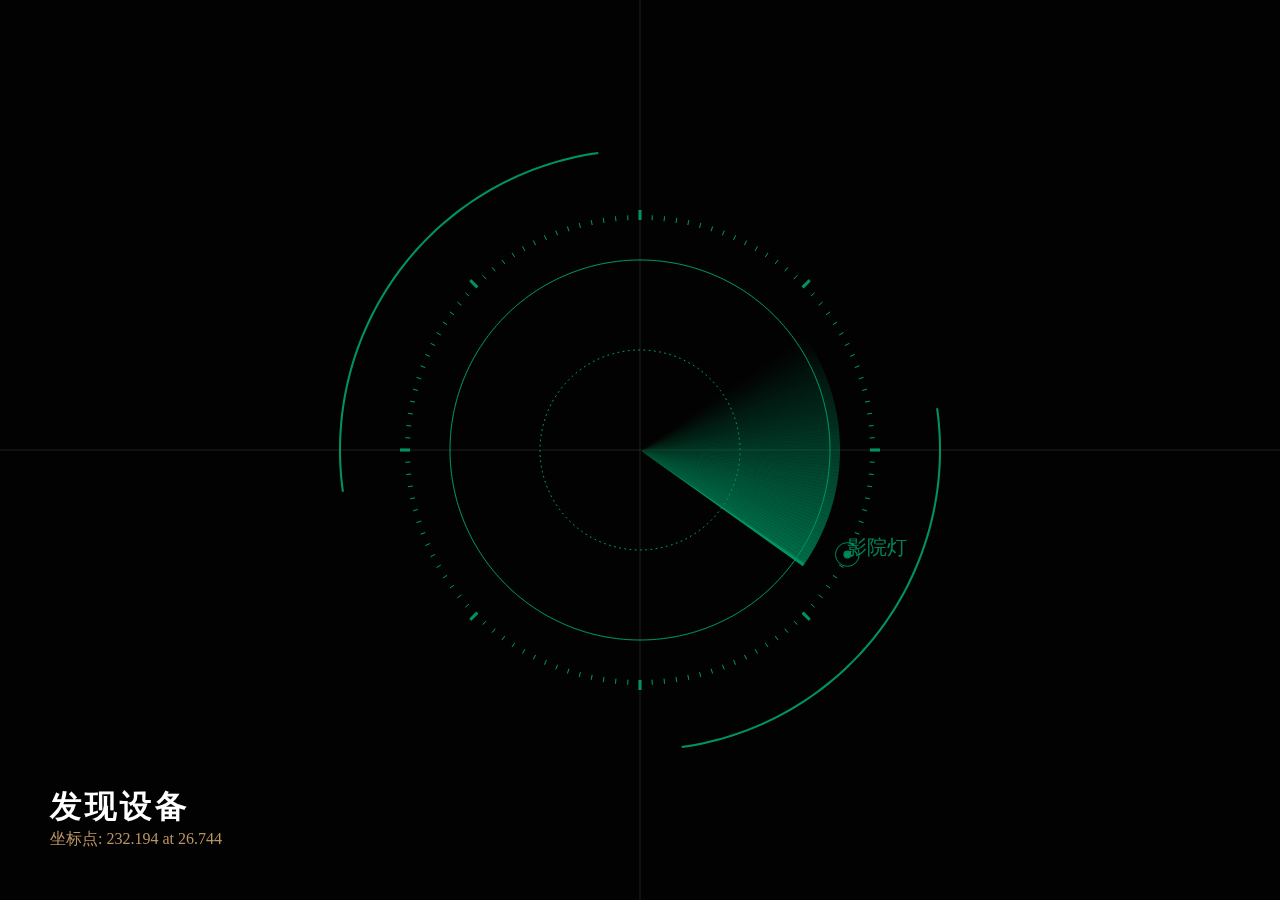
<file: smart_home_consumer/WEB-INF/demo.html>
<!doctype html>
<html>
<head>
<meta charset="utf-8">
<title>雷达扫描动画</title>

<script src="js/jquery.min.js"></script>

<style>
html, body {
  width: 100%;
  height: 100%;
  padding: 0;
  margin: 0;
  overflow: hidden;
  font-family: Abel;
}

canvas {
  background-color: #333;
  /* -webkit-transform: scaleY(-1);
          transform: scaleY(-1); */
}

.info {
  position: absolute;
  left: 50px;
  bottom: 50px;
}

h1 {
  color: white;
  letter-spacing: 3px;
  margin: 0;
}

.message {
  margin: 0;
  color: #b99362;
}
</style>
</head>
<body>

<canvas id="myCanvas"></canvas>
<div class="info">
  <h1 class="title"></h1>
  <p class="message"></p>
</div>
<div class="addImg"></div>

<script>

// 假设数据库从有三条数据
var count = 3;
	
	
var c = $("#myCanvas")[0];

// 给画布设置监听
c.addEventListener("mousedown", doMouseDown, false);

var ctx = c.getContext("2d");
/* 扫描颜色 #009362*/
var color_gold="0,147,98";
var ww,wh;
var center={x: 0,y: 0};

/* 创建数组存放生成的点 */
/* 总共三个参数,横坐标、纵坐标、设备Id */
var addPoint = new Array();
/* 鼠标点击事件 */
function doMouseDown(){
	//获得点击的点的坐标
	var clickX = event.pageX;
	var clickY = event.pageY;
	//与中心点进行计算
	var finalX = clickX - center.x;
	var finalY = clickY - center.y;
	for (var i = 0; i < addPoint.length; i ++){
		var pointX = finalX - addPoint[i][0];
		var pointY = finalY - addPoint[i][1];
		//console.log(Math.sqrt(pointX*pointX + pointY*pointY));
		//判断点击的位置是否是设备存在的位置
		if (Math.sqrt(pointX*pointX + pointY*pointY) <= 10){
			localStorage.setItem("key"+addPoint[i][2],addPoint[i][2])
			alert("你的设备已被发现");
		}
	}
}

function getWindowSize(){
  ww=$(window).outerWidth();
  wh=$(window).outerHeight();
  c.width=ww;
  c.height=wh;
  center={x: ww/2,y: wh/2};
  
  ctx.restore();
  ctx.translate(center.x,center.y);
}
getWindowSize();

$(window).resize(getWindowSize);

//生成随机点
var enemies=Array(count).fill({}).map(
  function(obj){
    return {
      r: Math.random()*230 + 10,
      deg: Math.random()*350 + 10,
      opacity: 0
    }
  }
);

//旋转速度,即每次绘制时间,最小为10ms
setInterval(draw,10);
var time=0;

var deg_to_pi=Math.PI/180;

function Point(r,deg){
  return {
    x: r*Math.cos(deg_to_pi*deg),
    y: r*Math.sin(deg_to_pi*deg),
  };
}

function Color(op){
  return "rgba("+color_gold+","+op+")";
}

//每条数据 × 4
	var round = 0;
	var i = 0;

function draw(){
  time+=1;
  
	/* 默认旋转色 */
  /* ctx.fillStyle = "#111"; */
	ctx.fillStyle = "rgba(0, 0, 0, 0.8)";
  ctx.beginPath();
  ctx.rect(-2000,-2000,4000,4000);
  ctx.fill();
  
	//十字线
  ctx.strokeStyle="rgba(255,255,255,0.1)";
  ctx.moveTo(-ww/2,0);
  ctx.lineTo(ww/2,0);
  ctx.moveTo(0,-wh/2);
  ctx.lineTo(0,wh/2);
  ctx.stroke();
  
  ctx.strokeStyle=Color(1);
  var r=200;
  var deg=time;
  var newpoint=Point(r,deg);
  var line_deg = (time/2) % 360;
  // console.log(line_deg);
  
  var line_deg_len=100;
  
  for(var i=0;i<line_deg_len;i++){
    // var deg = (time-i);
    var deg1 = (line_deg-i-1) ;
    var deg2 = (line_deg-i) ;
    
    var point1=Point(r,deg1);
    var point2=Point(r,deg2);
    var opacity=1-(i/line_deg_len)-0.3;
    if (i==0) opacity=1;
    ctx.beginPath();
    // ctx.fillStyle="white";
    ctx.fillStyle=Color(opacity);
    ctx.moveTo(0,0);
    ctx.lineTo(point1.x,point1.y);
    ctx.lineTo(point2.x,point2.y);
    // ctx.stroke();
    ctx.fill();
  }
	var max = 0;
	enemies.forEach(function(obj, i){
		/* 初始化 */
		if (i == 0){
			max = obj.r;
			//console.log("初始化第一个生成点：" + obj.r + " " + obj.deg);
		}else{
			//代表生成点过近,重新生成
			while (obj.r - max <= 10){
				//console.log("默认生成点：" + obj.r + " " + obj.deg);
				obj.r = Math.random()*230 + 10;
				//console.log("重新生成点：" + obj.r + " " + obj.deg);
			}
		}
	})
	max = 0;
	
  enemies.forEach(function(obj){
		
    ctx.fillStyle=Color(obj.opacity);
    var obj_point=Point(obj.r,obj.deg);
		/* 绘制圆点 */
    ctx.beginPath();
    ctx.arc(
      obj_point.x,obj_point.y,
      4,0,2*Math.PI
    );
    ctx.fill();
		
		/* 绘制叉叉 */
    /* ctx.strokeStyle= Color(obj.opacity);
    var x_size=6;
    ctx.lineWidth=4;
    ctx.beginPath();
    ctx.moveTo(obj_point.x-x_size,obj_point.y+x_size);
    ctx.lineTo(obj_point.x+x_size,obj_point.y-x_size);
    ctx.moveTo(obj_point.x+x_size,obj_point.y+x_size);
    ctx.lineTo(obj_point.x-x_size,obj_point.y-x_size);
    ctx.stroke(); */
    
		//绘制图片
		/* if (round == 1){
			var img = `<img id="bingxiang" src="images/scan/冰箱.png" style="display: none;" />`;
			$(".addImg").html(img);
			var bingxiang = document.getElementById("bingxiang");
			ctx.drawImage(bingxiang, obj_point.x, obj_point.y, 30, 30);
		} else if (round == 2){
			var img = `<img id="bingxiang" src="images/scan/冰箱.png" style="display: none;" />`;
			$(".addImg").html(img);
			var yinshuiji = document.getElementById("yinshuiji");
			ctx.drawImage(yinshuiji, obj_point.x, obj_point.y, 30, 30);
		}else (round == 3){
			var img = `<img id="bingxiang" src="images/scan/冰箱.png" style="display: none;" />`;
			$(".addImg").html(img);
			var yinxiang = document.getElementById("yinxiang");
			ctx.drawImage(yinxiang, obj_point.x, obj_point.y, 30, 30);
		} */
		
		/* 绘制文本 */
		ctx.font = "20px Georgia";
		if (round / 4 == 1){
			ctx.fillText("影院灯", obj_point.x, obj_point.y);
		}else if (round / 4 == 2){
			ctx.fillText("电视", obj_point.x, obj_point.y);
		}else{
			ctx.fillText("音箱", obj_point.x, obj_point.y);
		}
		if (round == count*4){
			round = 0;
		}
		
		/* 获取生成的点 */
    if (Math.abs(obj.deg - line_deg)<=1){
			//每遍历到一条数据,+4
			round ++;
			//console.log(round);
			if (round / 4 == 1){
				ctx.fillText("影院灯", obj_point.x, obj_point.y);
				if (addPoint.length < count){
					addPoint.push([obj_point.x, obj_point.y, 1]);
				}
			}else if (round / 4 == 2){
				ctx.fillText("电视", obj_point.x, obj_point.y);
				if (addPoint.length < count){
					addPoint.push([obj_point.x, obj_point.y, 2]);
				}
			}else if (round / 4 == 3){
				ctx.fillText("音箱", obj_point.x, obj_point.y);
				if (addPoint.length < count){
					addPoint.push([obj_point.x, obj_point.y, 3]);
				}
			}
			// console.log(addPoint);
			obj.opacity=1;
			$(".title").text("发现设备");
      $(".message").text("坐标点: "+ obj.r.toFixed(3) + " at " +obj.deg.toFixed(3));
    }
    obj.opacity*=0.99;
    
		//淡化圆圈
    ctx.strokeStyle= Color(obj.opacity);
    ctx.lineWidth=1;
    ctx.beginPath();
    ctx.arc(
      obj_point.x,obj_point.y,
      10*(1/(obj.opacity+0.0001)),0,2*Math.PI
    );
    ctx.stroke();
    
    
  });
  
  ctx.strokeStyle=Color(1);
  var split =120;
  var feature =15;
  var start_r=230;
  var len = 5;
  
  for(var i=0;i<split;i++){
    ctx.beginPath();
    var deg = (i/120) * 360;
    
    if (i%feature==0){
      len=10;
      ctx.lineWidth=3;
    }else{
      len=5; 
      ctx.lineWidth=1;
    }
    
    
    var point1 =Point(start_r,deg);
    var point2 =Point(start_r+len,deg);
    
    ctx.moveTo(point1.x,point1.y);
    ctx.lineTo(point2.x,point2.y);
    
    ctx.stroke();
    
  }
  
  function CondCircle(r,lineWidth,func_cond){
    
    ctx.lineWidth=lineWidth;
    ctx.strokeStyle=Color(1);
    
    ctx.beginPath();
    for(var i=0;i<=360;i++){
      var point =Point(r,i);
      if (func_cond(i)){
        ctx.lineTo(point.x,point.y);
      }else{
        ctx.moveTo(point.x,point.y);
      }
    }
    ctx.stroke();
   
  }
  // CondCircle(300);
  
  CondCircle(300,2,function(deg){
    return ((deg+time/10)%180)<90;
  });
  CondCircle(100,1,function(deg){
    return (deg%3)<1;
  });
  CondCircle(190,1,function(deg){
    return true;
  });
  
  
}</script>

</body>
</html>
</file>
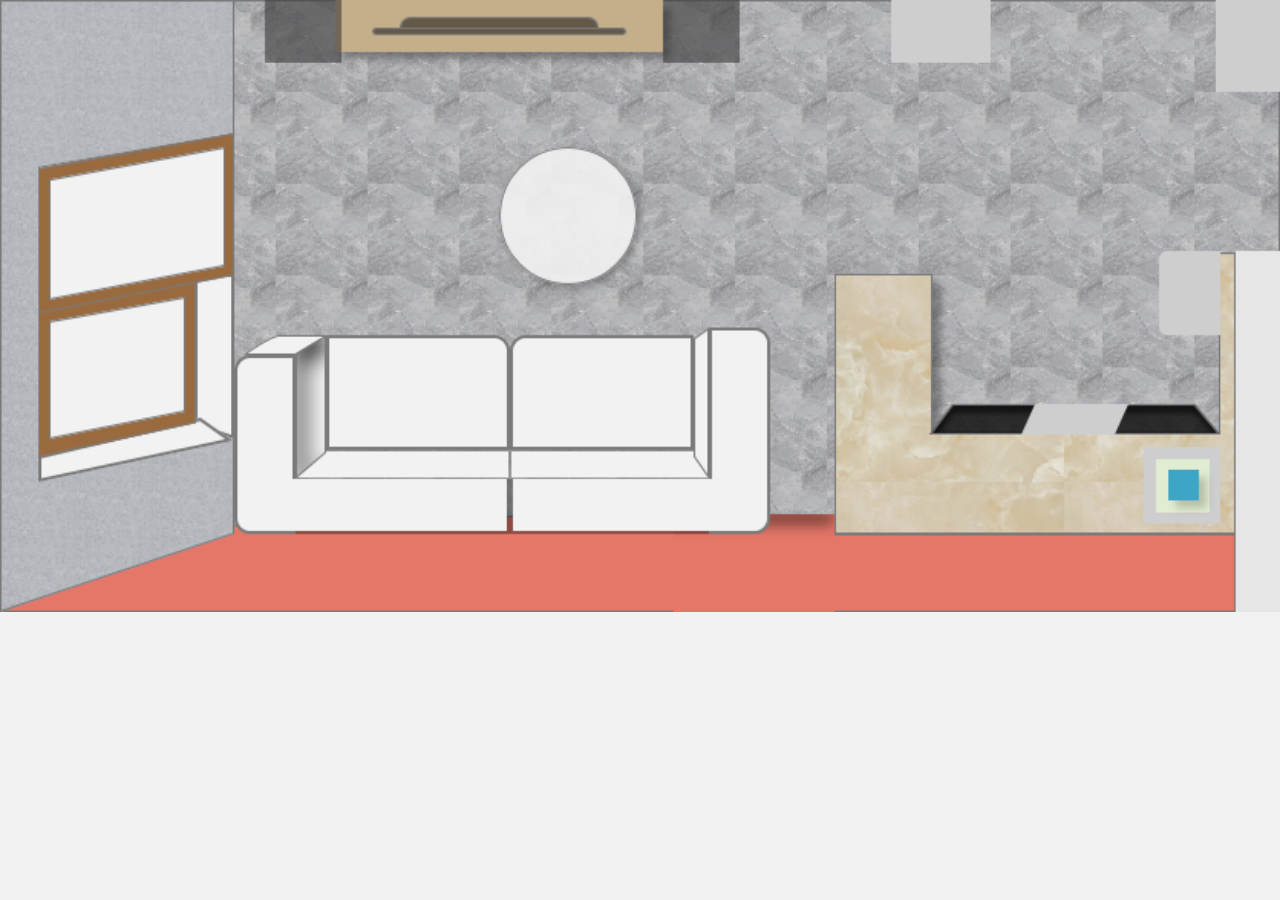
<file: smart_home_consumer/WEB-INF/preview.html>
<!DOCTYPE html>
<html>
	<head>
		<meta charset="utf-8">
		<title></title>
		<link rel="stylesheet" href="css/preview.css" />
		<link rel="stylesheet" href="css/mdui.min.css">

		<script src="js/jquery.min.js"></script>
		<script src="js/mdui.min.js"></script>
		<script src="js/preview.js"></script>
	</head>
	<body>
		<div class="left"></div>
		<div class="right"></div>
		<div class="tv"></div>


		<!-- 空调预览框 -->
		<div id="airDialog" class="mdui-dialog mdui-card air-dialog">
			<div>1</div>
			<span class="temp">22</span>
		</div>

		<!-- 冰箱预览框 -->
		<div id="refDialog" class="mdui-dialog mdui-card ref-dialog">
			<span class="gear">1 档</span>
		</div>

		<!-- 饮水机预览框 -->
		<div id="drinkDialog" class="mdui-dialog mdui-card drink-dialog">
			<span class="dtemp">100</span>
		</div>
	</body>

</html>
</file>
<file: smart_home_consumer/WEB-INF/css/index.css>
@font-face {
	font-family: 'UnidreamLED';
	src: url(../fonts/UnidreamLED/UnidreamLED.eot);
	/***兼容ie9***/
	src: url(../fonts/UnidreamLED/UnidreamLED.eot?#iefix)format('embedded-opentype'),
		/***兼容ie6-ie8***/
		url('../fonts/UnidreamLED/UnidreamLED.woff') format('woff'),
		local('UnidreamLED'), url("../fonts/UnidreamLED/UnidreamLED.woff");
	/***默认使用本地的***/
}

::-webkit-scrollbar {
	/*隐藏滚轮*/
	display: none;
}

.main {
	margin: 16px;
}

body {

	background-image: url(../images/bg/bg.png);
	background-repeat: no-repeat;
	background-size: cover;
}

div {
	/* border: 1px solid #00B8D4; */

}

span {
	color: white;
}

h3 {
	color: white;
}

iframe {
	width: 100%;
	height: 400px;
}

ul {
	list-style: none;
	padding: 0;
}

li {
	padding: 0;
}

/* 透明度 */
.transparency {
	background: rgba(255, 255, 255, 0.1);
	/* background: #847c74; */
}

.user-name-container {
	height: 100px;
	position: relative;
}

.user-name-container span {
	position: absolute;
	top: 35px;
	font-size: 25px;
}

.user-image {
	width: 60px;
	height: 60px;
	position: absolute;
	left: 50%;
	top: 50%;
	transform: translate(-50%, -50%);
}

.user-img-container {
	height: 100px;
	position: relative;
}

.setting-btn {
	float: right;
}

.user-dialog{
	height: 70%;
	width:37%;
	padding-left: 32px;
	padding-right: 32px;
	padding-top: 32px;
	background-color: rgba(0,0,0,0.8);
}

.time-container,
.temp-container,
.humidity-container {
	padding: 8px;
	height: 100px;
	/* border-radius: 10px; */
	position: relative;
}

.indoor-humidity,
.indoor-temp {
	position: absolute;
	font-family: 'UnidreamLED';
	font-size: 50px;
	top: 25px;
	left: 25px;
}

.indoor-humidity-small,
.indoor-temp-small {
	position: absolute;
	top: 60px;
	right: 20px;
}

.localTime{
	font-family: 'UnidreamLED';
	font-size: 60px;
	position: absolute;
	left: 60px;
}

.localDate{
	position: absolute;
	bottom: 16px;
	left: 40px;
}

.connected-find {
	height: 40px;
}

.connected-container {
	text-align: center;
	line-height: 40px;
	height: 40px;
}

.find-container {
	text-align: center;
	line-height: 40px;
	height: 40px;
}

.frosted-glass {
	/* background: inherit;
            -webkit-filter: blur(1px);
            -moz-filter: blur(1px);
            -ms-filter: blur(1px);
            -o-filter: blur(1px);
            filter: blur(1px);
            filter: progid:DXImageTransform.Microsoft.Blur(PixelRadius=1, MakeShadow=false); */
}

.air-temp {
	position: absolute;
	top: 64px;
	left: 32px;
	font-family: 'UnidreamLED';
	font-size: 80px;
}

.running-container {
	padding: 8px;
	height: 200px;
	/* border-radius: 10px; */
	position: relative;
}

.running-container i {
	width: 10px;
	height: 10px;
}

.switch-status {
	width: 25px;
	height: 25px;
	margin-left: 3px;
	margin-right: 5px;
}

/* 其他状态图标 */
.other-status {
	width: 30px;
	height: 30px;
	position: absolute;
	right: 20px;
}

.running-title {
	font: bold 20px arial;
	width: 100%;
}

.air-mode {
	top: 30px;
}

.air-speed {
	top: 70px;
}

.air-time {
	top: 110px;
}

.air-direction {
	top: 150px;
}

.ref-gear {
	position: absolute;
	top: 64px;
	left: 70px;
	font-family: 'UnidreamLED';
	font-size: 80px;
}

.ref-gear-small {
	font: bold 20px arial;
	position: absolute;
	top: 115px;
	right: 65px;
}

.drink-temp {
	position: absolute;
	top: 64px;
	left: 32px;
	font-family: 'UnidreamLED';
	font-size: 80px;
}

.drink-icon {
	top: 95px;
}

.lamp-icon {
	position: absolute;
	top: 64px;
	left: 50px;
	width: 90px;
	height: 90px;
}

.setting-dialog {
	width: 350px;
	height: 300px;
	/* border-radius: 5px; */
	padding-left: 32px;
	padding-right: 32px;
	padding-top: 32px;
	background: rgba(0, 0, 0, 0.8);
}

.air-dialog {
	width: 60%;
	height: 60%;
	/* border-radius: 5px; */
	padding-left: 32px;
	padding-right: 32px;
	padding-top: 32px;
	background: rgba(0, 0, 0, 0.8);
}

.air-dialog label {
	margin-right: 20px;
}

.choose-items {
	padding-left: 30px;
}

.choose-items button {
	margin-left: 30px;
}

.ref-dialog {
	width: 600px;
	height: 320px;
	/* border-radius: 5px; */
	padding-left: 32px;
	padding-right: 32px;
	padding-top: 32px;
	background: rgba(0, 0, 0, 0.8);
}

.livinglamp-dialog {
	width: 420px;
	height: 320px;
	/* border-radius: 5px; */
	padding-left: 32px;
	padding-right: 32px;
	padding-top: 32px;
	background: rgba(0, 0, 0, 0.8);
}

.bedlamp-dialog {
	width: 320px;
	height: 320px;
	/* border-radius: 5px; */
	padding-left: 32px;
	padding-right: 32px;
	padding-top: 32px;
	background: rgba(0, 0, 0, 0.8);
}

.gear-btn {
	border: 2px solid #1976D2;
	font-size: 16px;
	margin-left: 30px;
}

.lamp-btn {
	border: 2px solid yellow;
	font-size: 16px;
	margin-left: 30px;
}

.drink-dialog {
	width: 500px;
	height: 320px;
	/* border-radius: 5px; */
	padding-left: 32px;
	padding-right: 32px;
	padding-top: 32px;
	background: rgba(0, 0, 0, 0.8);
}

.wash-dialog {
	width: 30%;
	height: 60%;
	/* border-radius: 5px; */
	padding-left: 32px;
	padding-right: 32px;
	padding-top: 32px;
	background: rgba(0, 0, 0, 0.8);
}

.was-temp {
	position: absolute;
	top: 64px;
	left: 32px;
	font-family: 'UnidreamLED';
	font-size: 80px;
}

.water-container,
.electric-container {
	padding: 8px;
	height: 100px;
	/* border-radius: 10px; */
	position: relative;
}

.use-water,
.use-electric {
	position: absolute;
	font-size: 40px;
	top: 30px;
	left: 45px;
}

.use-water-small {
	position: absolute;
	top: 50px;
	left: 100px;
	font-size: 16px;
}

.use-electric-small {
	position: absolute;
	top: 50px;
	left: 120px;
	font-size: 16px;
}

.quick-icon {
	width: 40px;
	height: 40px;
	position: absolute;
	top: 20%;
	left: 40%;
}

.quick-title {
	position: absolute;
	bottom: 10%;
	left: 40%;
	font-size: 20px;
}


.quick-container {
	margin-top: 16px;
	height: 92px;
	position: relative;
}

.camera-dialog {
	width: 60%;
	height: 70%;
	/* border-radius: 5px; */
	padding: 32px;
	background: rgba(0, 0, 0, 0.8);
}

.camera-dialog video {
	width: 100%;
	height: 80%;
}

.camera-dialog button {
	margin: 16px;
}

.add-device-dialog {
	width: 800px;
	height: 800px;
	/* border-radius: 5px; */
	padding-left: 32px;
	padding-right: 32px;
	padding-top: 32px;
	background: rgba(0, 0, 0, 0.8);
}

/*全屏蒙版*/
.Mask {
	background-color: #9D9D9D;
	width: 100%;
	height: 100%;
	left: 0;
	top: 0;
	/*opacity: 0.5;*/
	z-index: 6;
	position: absolute;

}

.Mask .MaskImg {
	width: 100%;
	height: 100%;
	background-image: url(../images/bg/bg5.jpg);
	z-index: 10;
}

.Mask .timeContainer {
	position: absolute;
	bottom: 80px;
	left: 50px;
	/*font-family: 'UnidreamLED';*/
	z-index: 20;
}

.Mask .timeContainer .timeTop {
	font-size: 100px;
}

.Mask .timeContainer .timeBottom {
	font-size: 60px;
}
/*天气*/
#weather-view-he{
 background: rgba(255, 255, 255, 0.1)!important;
}
.wv-cr-h-copyright{
	display: none;
}
</file>
<file: smart_home_consumer/src/main/webapp/css/index.css>
@font-face {
	font-family: 'UnidreamLED';
	src: url(../fonts/UnidreamLED/UnidreamLED.eot);
	/***兼容ie9***/
	src: url(../fonts/UnidreamLED/UnidreamLED.eot?#iefix)format('embedded-opentype'),
		/***兼容ie6-ie8***/
		url('../fonts/UnidreamLED/UnidreamLED.woff') format('woff'),
		local('UnidreamLED'), url("../fonts/UnidreamLED/UnidreamLED.woff");
	/***默认使用本地的***/
}

::-webkit-scrollbar {
	/*隐藏滚轮*/
	display: none;
}

.main {
	margin: 16px;
}

body {

	background-image: url(../images/bg/bg.png);
	background-repeat: no-repeat;
	background-size: cover;
}

div {
	/* border: 1px solid #00B8D4; */

}

span {
	color: white;
}

h3 {
	color: white;
}

iframe {
	width: 100%;
	height: 400px;
}

ul {
	list-style: none;
	padding: 0;
}

li {
	padding: 0;
}

/* 透明度 */
.transparency {
	background: rgba(255, 255, 255, 0.1);
	/* background: #847c74; */
}

.user-name-container {
	height: 100px;
	position: relative;
}

.user-name-container span {
	position: absolute;
	top: 35px;
	font-size: 25px;
}

.user-image {
	width: 60px;
	height: 60px;
	position: absolute;
	left: 50%;
	top: 50%;
	transform: translate(-50%, -50%);
}

.user-img-container {
	height: 100px;
	position: relative;
}

.setting-btn {
	float: right;
}

.user-dialog{
	height: 70%;
	width:37%;
	padding-left: 32px;
	padding-right: 32px;
	padding-top: 32px;
	background-color: rgba(0,0,0,0.8);
}

.time-container,
.temp-container,
.humidity-container {
	padding: 8px;
	height: 100px;
	/* border-radius: 10px; */
	position: relative;
}

.indoor-humidity,
.indoor-temp {
	position: absolute;
	font-family: 'UnidreamLED';
	font-size: 50px;
	top: 25px;
	left: 25px;
}

.indoor-humidity-small,
.indoor-temp-small {
	position: absolute;
	top: 60px;
	right: 20px;
}

.localTime{
	font-family: 'UnidreamLED';
	font-size: 60px;
	position: absolute;
	left: 60px;
}

.localDate{
	position: absolute;
	bottom: 16px;
	left: 40px;
}

.connected-find {
	height: 40px;
}

.connected-container {
	text-align: center;
	line-height: 40px;
	height: 40px;
}

.find-container {
	text-align: center;
	line-height: 40px;
	height: 40px;
}

.frosted-glass {
	/* background: inherit;
            -webkit-filter: blur(1px);
            -moz-filter: blur(1px);
            -ms-filter: blur(1px);
            -o-filter: blur(1px);
            filter: blur(1px);
            filter: progid:DXImageTransform.Microsoft.Blur(PixelRadius=1, MakeShadow=false); */
}

.air-temp {
	position: absolute;
	top: 64px;
	left: 32px;
	font-family: 'UnidreamLED';
	font-size: 80px;
}

.running-container {
	padding: 8px;
	height: 200px;
	/* border-radius: 10px; */
	position: relative;
}

.running-container i {
	width: 10px;
	height: 10px;
}

.switch-status {
	width: 25px;
	height: 25px;
	margin-left: 3px;
	margin-right: 5px;
}

/* 其他状态图标 */
.other-status {
	width: 30px;
	height: 30px;
	position: absolute;
	right: 20px;
}

.running-title {
	font: bold 20px arial;
	width: 100%;
}

.air-mode {
	top: 30px;
}

.air-speed {
	top: 70px;
}

.air-time {
	top: 110px;
}

.air-direction {
	top: 150px;
}

.ref-gear {
	position: absolute;
	top: 64px;
	left: 70px;
	font-family: 'UnidreamLED';
	font-size: 80px;
}

.ref-gear-small {
	font: bold 20px arial;
	position: absolute;
	top: 115px;
	right: 65px;
}

.drink-temp {
	position: absolute;
	top: 64px;
	left: 32px;
	font-family: 'UnidreamLED';
	font-size: 80px;
}

.drink-icon {
	top: 95px;
}

.lamp-icon {
	position: absolute;
	top: 64px;
	left: 50px;
	width: 90px;
	height: 90px;
}

.setting-dialog {
	width: 350px;
	height: 300px;
	/* border-radius: 5px; */
	padding-left: 32px;
	padding-right: 32px;
	padding-top: 32px;
	background: rgba(0, 0, 0, 0.8);
}

.air-dialog {
	width: 60%;
	height: 60%;
	/* border-radius: 5px; */
	padding-left: 32px;
	padding-right: 32px;
	padding-top: 32px;
	background: rgba(0, 0, 0, 0.8);
}

.air-dialog label {
	margin-right: 20px;
}

.choose-items {
	padding-left: 30px;
}

.choose-items button {
	margin-left: 30px;
}

.ref-dialog {
	width: 600px;
	height: 320px;
	/* border-radius: 5px; */
	padding-left: 32px;
	padding-right: 32px;
	padding-top: 32px;
	background: rgba(0, 0, 0, 0.8);
}

.livinglamp-dialog {
	width: 420px;
	height: 320px;
	/* border-radius: 5px; */
	padding-left: 32px;
	padding-right: 32px;
	padding-top: 32px;
	background: rgba(0, 0, 0, 0.8);
}

.bedlamp-dialog {
	width: 320px;
	height: 320px;
	/* border-radius: 5px; */
	padding-left: 32px;
	padding-right: 32px;
	padding-top: 32px;
	background: rgba(0, 0, 0, 0.8);
}

.gear-btn {
	border: 2px solid #1976D2;
	font-size: 16px;
	margin-left: 30px;
}

.lamp-btn {
	border: 2px solid yellow;
	font-size: 16px;
	margin-left: 30px;
}

.drink-dialog {
	width: 500px;
	height: 320px;
	/* border-radius: 5px; */
	padding-left: 32px;
	padding-right: 32px;
	padding-top: 32px;
	background: rgba(0, 0, 0, 0.8);
}

.wash-dialog {
	width: 30%;
	height: 60%;
	/* border-radius: 5px; */
	padding-left: 32px;
	padding-right: 32px;
	padding-top: 32px;
	background: rgba(0, 0, 0, 0.8);
}

.was-temp {
	position: absolute;
	top: 64px;
	left: 32px;
	font-family: 'UnidreamLED';
	font-size: 80px;
}

.water-container,
.electric-container {
	padding: 8px;
	height: 100px;
	/* border-radius: 10px; */
	position: relative;
}

.use-water,
.use-electric {
	position: absolute;
	font-size: 40px;
	top: 30px;
	left: 45px;
}

.use-water-small {
	position: absolute;
	top: 50px;
	left: 100px;
	font-size: 16px;
}

.use-electric-small {
	position: absolute;
	top: 50px;
	left: 120px;
	font-size: 16px;
}

.quick-icon {
	width: 40px;
	height: 40px;
	position: absolute;
	top: 20%;
	left: 40%;
}

.quick-title {
	position: absolute;
	bottom: 10%;
	left: 40%;
	font-size: 20px;
}


.quick-container {
	margin-top: 16px;
	height: 92px;
	position: relative;
}

.camera-dialog {
	width: 60%;
	height: 70%;
	/* border-radius: 5px; */
	padding: 32px;
	background: rgba(0, 0, 0, 0.8);
}

.camera-dialog video {
	width: 100%;
	height: 80%;
}

.camera-dialog button {
	margin: 16px;
}

.add-device-dialog {
	width: 800px;
	height: 800px;
	/* border-radius: 5px; */
	padding-left: 32px;
	padding-right: 32px;
	padding-top: 32px;
	background: rgba(0, 0, 0, 0.8);
}

/*全屏蒙版*/
.Mask {
	background-color: #9D9D9D;
	width: 100%;
	height: 100%;
	left: 0;
	top: 0;
	/*opacity: 0.5;*/
	z-index: 6;
	position: absolute;

}

.Mask .MaskImg {
	width: 100%;
	height: 100%;
	background-image: url(../images/bg/bg5.jpg);
	z-index: 10;
}

.Mask .timeContainer {
	position: absolute;
	bottom: 80px;
	left: 50px;
	/*font-family: 'UnidreamLED';*/
	z-index: 20;
}

.Mask .timeContainer .timeTop {
	font-size: 100px;
}

.Mask .timeContainer .timeBottom {
	font-size: 60px;
}
/*天气*/
#weather-view-he{
 background: rgba(255, 255, 255, 0.1)!important;
}
.wv-cr-h-copyright{
	display: none;
}
</file>
<file: smart_home_consumer/WEB-INF/css/preview.css>
@font-face {
	font-family: 'UnidreamLED';
	src: url(../fonts/UnidreamLED/UnidreamLED.eot);
	/***兼容ie9***/
	src: url(../fonts/UnidreamLED/UnidreamLED.eot?#iefix)format('embedded-opentype'),
		/***兼容ie6-ie8***/
		url('../fonts/UnidreamLED/UnidreamLED.woff') format('woff'),
		local('UnidreamLED'), url("../fonts/UnidreamLED/UnidreamLED.woff");
	/***默认使用本地的***/
}

body {
	background: url(../images/preview.png);
	background-repeat: no-repeat;
	background-size: cover;
	width: 100%;
	height: 100%;
}

.left {
	width: 60%;
	height: 100%;
	filter: brightness(50%);
	background: rgba(255, 255, 255, 0.1);
	position: absolute;
	left: 0;
	top: 0;
}

.right {
	width: 40%;
	height: 100%;
	filter: brightness(50%);
	background: rgba(255, 255, 255, 0.1);
	position: absolute;
	right: 0;
	top: 0;
}

.tv {
	width: 20%;
	height: 3%;
	position: absolute;
	top: 5%;
	left: 29%;
	border-radius: 50%;
}

button {
	position: absolute;
	bottom: 0;
}

.air-dialog {
	width: 650px;
	height: 310px;
	padding: 0;
	position: relative;
	background-image: url(../images/空调.jpg);
	background-repeat: no-repeat;
	background-size: cover;
	border-radius: 20px;
}

.ref-dialog {
	width: 320px;
	height: 554px;
	padding: 0;
	position: relative;
	background-image: url(../images/冰箱.png);
	background-size: 100% 100%;
	border-radius: 20px;
}

.drink-dialog {
	width: 350px;
	height: 900px;
	padding: 0;
	position: relative;
	background-image: url(../images/饮水机.png);
	background-repeat: no-repeat;
	background-size: cover;
	border-radius: 20px;
}

.temp {
	font-family: 'UnidreamLED';
	font-size: 30px;
	color: white;
	position: absolute;
	top: 42%;
	right: 17%;
}

.gear{
	ont-family: 'UnidreamLED';
	font-size: 30px;
	color: white;
	position: absolute;
	top: 42%;
	right: 17%;
}

.dtemp {
	font-family: 'UnidreamLED';
	font-size: 60px;
	color: white;
	position: absolute;
	top: 10%;
	left: 46%;
}
</file>
